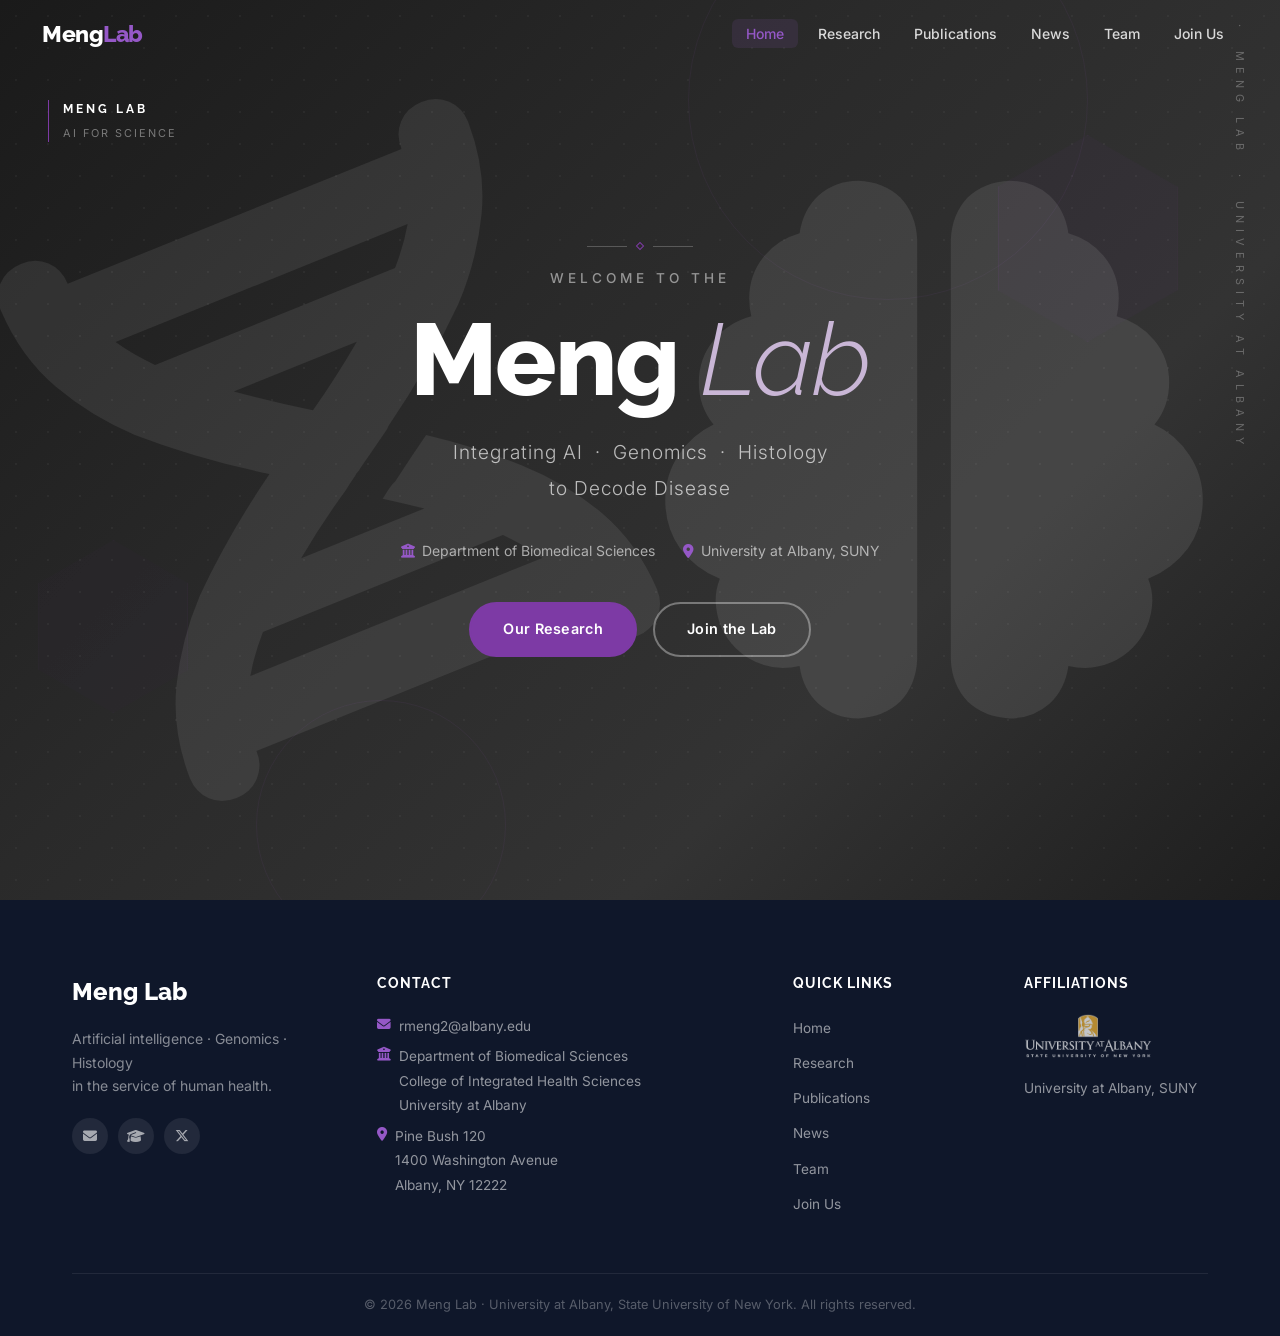
<file: index.html>
<!DOCTYPE html>
<html lang="en">
<head>
    <meta charset="UTF-8">
    <meta name="viewport" content="width=device-width, initial-scale=1.0">
    <title>Meng Lab | University at Albany, SUNY</title>
    <meta name="description" content="Meng Lab: AI-driven computational genomics, histological imaging, and infectious disease biology at UAlbany, SUNY.">
    <link rel="stylesheet" href="css/style.css">
    <link rel="preconnect" href="https://fonts.googleapis.com">
    <link rel="preconnect" href="https://fonts.gstatic.com" crossorigin>
    <link href="https://fonts.googleapis.com/css2?family=Raleway:wght@300;400;500;600;700;800&family=Inter:wght@300;400;500;600&display=swap" rel="stylesheet">
    <link rel="stylesheet" href="https://cdnjs.cloudflare.com/ajax/libs/font-awesome/6.5.0/css/all.min.css">
</head>
<body>

    <!-- NAVBAR (transparent on home, becomes solid on scroll) -->
    <nav class="navbar" id="navbar">
        <div class="nav-container">
            <a href="index.html" class="nav-logo">
                <span class="logo-meng">Meng</span><span class="logo-lab">Lab</span>
            </a>
            <ul class="nav-menu" id="nav-menu">
                <li><a href="index.html"        class="nav-link active">Home</a></li>
                <li><a href="research.html"     class="nav-link">Research</a></li>
                <li><a href="publications.html" class="nav-link">Publications</a></li>
                <li><a href="news.html"         class="nav-link">News</a></li>
                <li><a href="team.html"         class="nav-link">Team</a></li>
                <li><a href="join.html"         class="nav-link">Join Us</a></li>
            </ul>
            <button class="nav-toggle" id="nav-toggle" aria-label="Toggle menu">
                <span></span><span></span><span></span>
            </button>
        </div>
    </nav>

    <!-- HERO -->
    <section class="hero">
        <div class="hero-bg">
            <div class="hex hex-2"></div>
            <div class="hex hex-3"></div>
            <div class="circle circle-1"></div>
            <div class="circle circle-2"></div>
            <div class="dot-grid"></div>

            <!-- DNA (left, tilted) — Font Awesome fa-dna icon, professionally designed -->
            <i class="fas fa-dna hero-art hero-art-dna" aria-hidden="true"></i>

            <!-- Brain (right) — Font Awesome fa-brain icon, professionally designed -->
            <i class="fas fa-brain hero-art hero-art-brain" aria-hidden="true"></i>
        </div>

        <!-- Editorial corner mark -->
        <div class="hero-mark">
            <span class="hero-mark-no">Meng Lab</span>
            <span class="hero-mark-label">AI for Science</span>
        </div>

        <!-- Vertical wordmark on right edge -->
        <div class="hero-spine">AI for Science &nbsp;·&nbsp; Meng Lab &nbsp;·&nbsp; University at Albany</div>

        <div class="hero-content">
            <div class="hero-eyebrow">
                <span class="hero-eyebrow-line"></span>
                <span class="hero-eyebrow-mark"></span>
                <span class="hero-eyebrow-line"></span>
            </div>
            <p class="hero-welcome">Welcome to the</p>
            <h1 class="hero-title">Meng <span class="hero-title-accent">Lab</span></h1>
            <p class="hero-tagline">Integrating AI &nbsp;·&nbsp; Genomics &nbsp;·&nbsp; Histology<br>to Decode Disease</p>
            <div class="hero-meta">
                <span><i class="fas fa-university"></i> Department of Biomedical Sciences</span>
                <span><i class="fas fa-map-marker-alt"></i> University at Albany, SUNY</span>
            </div>
            <div class="hero-buttons">
                <a href="research.html" class="btn btn-primary">Our Research</a>
                <a href="join.html"     class="btn btn-ghost">Join the Lab</a>
            </div>
        </div>
    </section>

    <!-- FOOTER -->
    <footer class="footer">
        <div class="container">
            <div class="footer-grid">
                <div class="footer-brand">
                    <div class="footer-logo">Meng Lab</div>
                    <p>Artificial intelligence · Genomics · Histology<br>in the service of human health.</p>
                    <div class="footer-social">
                        <a href="mailto:rmeng2@albany.edu"><i class="fas fa-envelope"></i></a>
                        <a href="https://scholar.google.com/citations?view_op=list_works&amp;hl=en&amp;hl=en&amp;user=-INi6s0AAAAJ&amp;sortby=pubdate" target="_blank"><i class="fas fa-graduation-cap"></i></a>
                        <a href="#"><i class="fab fa-x-twitter"></i></a>
                    </div>
                </div>
                <div class="footer-col">
                    <h4>Contact</h4>
                    <p><i class="fas fa-envelope"></i> <a href="mailto:rmeng2@albany.edu">rmeng2@albany.edu</a></p>
                    <p><i class="fas fa-university"></i> Department of Biomedical Sciences<br>College of Integrated Health Sciences<br>University at Albany</p>
                    <p><i class="fas fa-map-marker-alt"></i> Pine Bush 120<br>1400 Washington Avenue<br>Albany, NY 12222</p>
                </div>
                <div class="footer-col">
                    <h4>Quick Links</h4>
                    <ul class="footer-links">
                        <li><a href="index.html">Home</a></li>
                        <li><a href="research.html">Research</a></li>
                        <li><a href="publications.html">Publications</a></li>
                        <li><a href="news.html">News</a></li>
                        <li><a href="team.html">Team</a></li>
                        <li><a href="join.html">Join Us</a></li>
                    </ul>
                </div>
                <div class="footer-col">
                    <h4>Affiliations</h4>
                    <div class="affil-logo-wrap"><a href="https://www.albany.edu" target="_blank"><img src="assets/images/ualbany-logo-white.png" alt="University at Albany, SUNY"></a></div>
                    <ul class="footer-links">
                        <li><a href="https://www.albany.edu" target="_blank">University at Albany, SUNY</a></li>
                    </ul>
                </div>
            </div>
            <div class="footer-bottom">
                <p>&copy; 2026 Meng Lab · University at Albany, State University of New York. All rights reserved.</p>
            </div>
        </div>
    </footer>

    <button id="back-to-top" class="back-to-top" aria-label="Back to top">
        <i class="fas fa-chevron-up"></i>
    </button>

    <script src="js/main.js"></script>
</body>
</html>
</file>
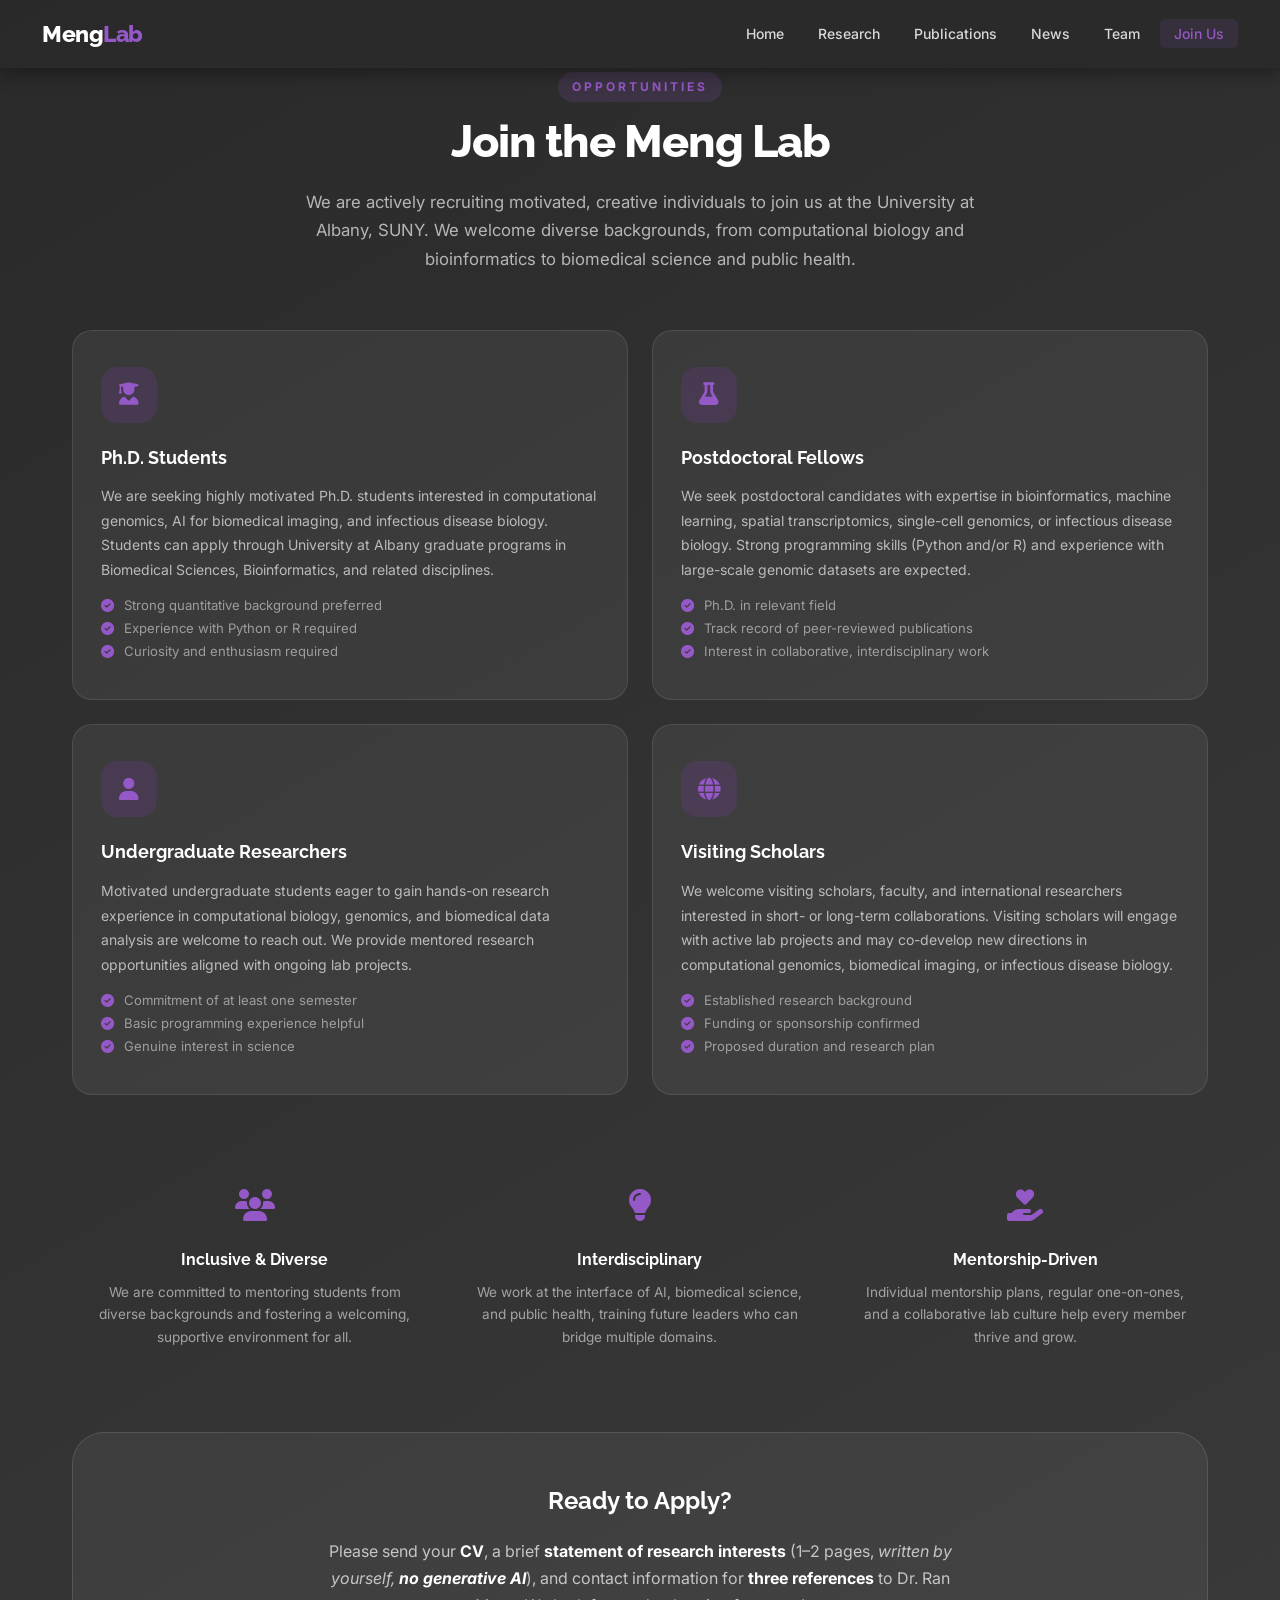
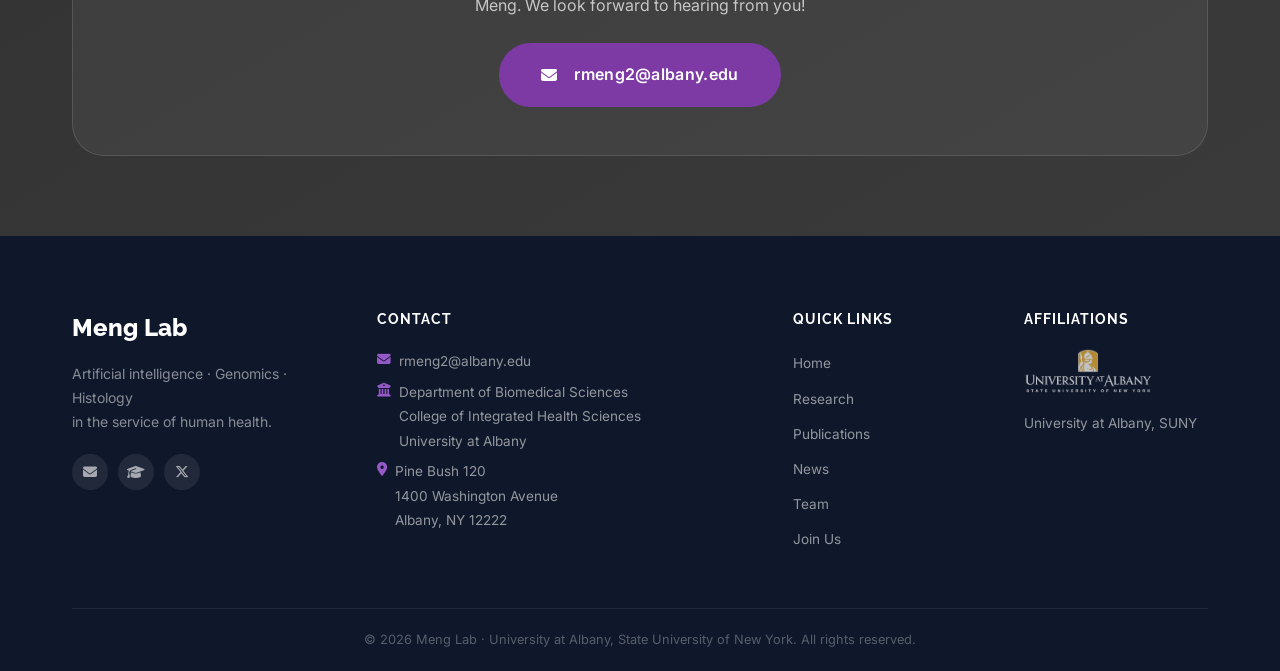
<file: join.html>
<!DOCTYPE html>
<html lang="en">
<head>
    <meta charset="UTF-8">
    <meta name="viewport" content="width=device-width, initial-scale=1.0">
    <title>Join Us | Meng Lab</title>
    <link rel="stylesheet" href="css/style.css">
    <link rel="preconnect" href="https://fonts.googleapis.com">
    <link rel="preconnect" href="https://fonts.gstatic.com" crossorigin>
    <link href="https://fonts.googleapis.com/css2?family=Raleway:wght@300;400;500;600;700;800&family=Inter:wght@300;400;500;600&display=swap" rel="stylesheet">
    <link rel="stylesheet" href="https://cdnjs.cloudflare.com/ajax/libs/font-awesome/6.5.0/css/all.min.css">
</head>
<body>

    <nav class="navbar navbar-solid" id="navbar">
        <div class="nav-container">
            <a href="index.html" class="nav-logo">
                <span class="logo-meng">Meng</span><span class="logo-lab">Lab</span>
            </a>
            <ul class="nav-menu" id="nav-menu">
                <li><a href="index.html"        class="nav-link">Home</a></li>
                <li><a href="research.html"     class="nav-link">Research</a></li>
                <li><a href="publications.html" class="nav-link">Publications</a></li>
                <li><a href="news.html"         class="nav-link">News</a></li>
                <li><a href="team.html"         class="nav-link">Team</a></li>
                <li><a href="join.html"         class="nav-link active">Join Us</a></li>
            </ul>
            <button class="nav-toggle" id="nav-toggle" aria-label="Toggle menu">
                <span></span><span></span><span></span>
            </button>
        </div>
    </nav>

    <div class="main-content">
    <div class="join-page-wrap">
        <div class="container">

            <div class="section-header" style="margin-bottom:56px;">
                <div class="section-tag">Opportunities</div>
                <h2 class="section-title">Join the Meng Lab</h2>
                <p class="section-subtitle">
                    We are actively recruiting motivated, creative individuals to join us at the University at Albany, SUNY. We welcome diverse backgrounds, from computational biology and bioinformatics to biomedical science and public health.
                </p>
            </div>

            <!-- Position cards -->
            <div class="join-grid">

                <div class="join-card">
                    <div class="join-icon"><i class="fas fa-user-graduate"></i></div>
                    <h3>Ph.D. Students</h3>
                    <p>
                        We are seeking highly motivated Ph.D. students interested in computational genomics, AI for biomedical imaging, and infectious disease biology. Students can apply through University at Albany graduate programs in Biomedical Sciences, Bioinformatics, and related disciplines.
                    </p>
                    <p style="color:rgba(255,255,255,.5);font-size:.82rem;margin-top:12px;">
                        <i class="fas fa-check-circle" style="color:var(--teal-light);margin-right:6px;"></i> Strong quantitative background preferred<br>
                        <i class="fas fa-check-circle" style="color:var(--teal-light);margin-right:6px;"></i> Experience with Python or R required<br>
                        <i class="fas fa-check-circle" style="color:var(--teal-light);margin-right:6px;"></i> Curiosity and enthusiasm required
                    </p>
                </div>

                <div class="join-card">
                    <div class="join-icon"><i class="fas fa-flask"></i></div>
                    <h3>Postdoctoral Fellows</h3>
                    <p>
                        We seek postdoctoral candidates with expertise in bioinformatics, machine learning, spatial transcriptomics, single-cell genomics, or infectious disease biology. Strong programming skills (Python and/or R) and experience with large-scale genomic datasets are expected.
                    </p>
                    <p style="color:rgba(255,255,255,.5);font-size:.82rem;margin-top:12px;">
                        <i class="fas fa-check-circle" style="color:var(--teal-light);margin-right:6px;"></i> Ph.D. in relevant field<br>
                        <i class="fas fa-check-circle" style="color:var(--teal-light);margin-right:6px;"></i> Track record of peer-reviewed publications<br>
                        <i class="fas fa-check-circle" style="color:var(--teal-light);margin-right:6px;"></i> Interest in collaborative, interdisciplinary work
                    </p>
                </div>

                <div class="join-card">
                    <div class="join-icon"><i class="fas fa-user"></i></div>
                    <h3>Undergraduate Researchers</h3>
                    <p>
                        Motivated undergraduate students eager to gain hands-on research experience in computational biology, genomics, and biomedical data analysis are welcome to reach out. We provide mentored research opportunities aligned with ongoing lab projects.
                    </p>
                    <p style="color:rgba(255,255,255,.5);font-size:.82rem;margin-top:12px;">
                        <i class="fas fa-check-circle" style="color:var(--teal-light);margin-right:6px;"></i> Commitment of at least one semester<br>
                        <i class="fas fa-check-circle" style="color:var(--teal-light);margin-right:6px;"></i> Basic programming experience helpful<br>
                        <i class="fas fa-check-circle" style="color:var(--teal-light);margin-right:6px;"></i> Genuine interest in science
                    </p>
                </div>

                <div class="join-card">
                    <div class="join-icon"><i class="fas fa-globe"></i></div>
                    <h3>Visiting Scholars</h3>
                    <p>
                        We welcome visiting scholars, faculty, and international researchers interested in short- or long-term collaborations. Visiting scholars will engage with active lab projects and may co-develop new directions in computational genomics, biomedical imaging, or infectious disease biology.
                    </p>
                    <p style="color:rgba(255,255,255,.5);font-size:.82rem;margin-top:12px;">
                        <i class="fas fa-check-circle" style="color:var(--teal-light);margin-right:6px;"></i> Established research background<br>
                        <i class="fas fa-check-circle" style="color:var(--teal-light);margin-right:6px;"></i> Funding or sponsorship confirmed<br>
                        <i class="fas fa-check-circle" style="color:var(--teal-light);margin-right:6px;"></i> Proposed duration and research plan
                    </p>
                </div>

            </div>

            <!-- Values section -->
            <div style="display:grid;grid-template-columns:repeat(3,1fr);gap:20px;margin:48px 0;">
                <div style="text-align:center;padding:28px 20px;">
                    <div style="font-size:2rem;color:var(--teal-light);margin-bottom:12px;"><i class="fas fa-users"></i></div>
                    <h4 style="color:var(--white);font-family:var(--font-display);font-size:1rem;margin-bottom:8px;">Inclusive &amp; Diverse</h4>
                    <p style="color:rgba(255,255,255,.55);font-size:.85rem;line-height:1.65;">We are committed to mentoring students from diverse backgrounds and fostering a welcoming, supportive environment for all.</p>
                </div>
                <div style="text-align:center;padding:28px 20px;">
                    <div style="font-size:2rem;color:var(--teal-light);margin-bottom:12px;"><i class="fas fa-lightbulb"></i></div>
                    <h4 style="color:var(--white);font-family:var(--font-display);font-size:1rem;margin-bottom:8px;">Interdisciplinary</h4>
                    <p style="color:rgba(255,255,255,.55);font-size:.85rem;line-height:1.65;">We work at the interface of AI, biomedical science, and public health, training future leaders who can bridge multiple domains.</p>
                </div>
                <div style="text-align:center;padding:28px 20px;">
                    <div style="font-size:2rem;color:var(--teal-light);margin-bottom:12px;"><i class="fas fa-hand-holding-heart"></i></div>
                    <h4 style="color:var(--white);font-family:var(--font-display);font-size:1rem;margin-bottom:8px;">Mentorship-Driven</h4>
                    <p style="color:rgba(255,255,255,.55);font-size:.85rem;line-height:1.65;">Individual mentorship plans, regular one-on-ones, and a collaborative lab culture help every member thrive and grow.</p>
                </div>
            </div>

            <!-- CTA box -->
            <div class="join-cta-box">
                <h3 style="font-family:var(--font-display);font-size:1.5rem;color:var(--white);margin-bottom:16px;">Ready to Apply?</h3>
                <p>
                    Please send your <strong style="color:var(--white);">CV</strong>, a brief <strong style="color:var(--white);">statement of research interests</strong> (1–2 pages, <em>written by yourself, <strong style="color:var(--white);">no generative AI</strong></em>), and contact information for <strong style="color:var(--white);">three references</strong> to Dr. Ran Meng. We look forward to hearing from you!
                </p>
                <a href="mailto:rmeng2@albany.edu" class="btn btn-primary btn-large">
                    <i class="fas fa-envelope"></i>&nbsp; rmeng2@albany.edu
                </a>
            </div>

        </div>
    </div>
    </div><!-- end .main-content -->

    <footer class="footer">
        <div class="container">
            <div class="footer-grid">
                <div class="footer-brand">
                    <div class="footer-logo">Meng Lab</div>
                    <p>Artificial intelligence · Genomics · Histology<br>in the service of human health.</p>
                    <div class="footer-social">
                        <a href="mailto:rmeng2@albany.edu"><i class="fas fa-envelope"></i></a>
                        <a href="https://scholar.google.com/citations?view_op=list_works&amp;hl=en&amp;hl=en&amp;user=-INi6s0AAAAJ&amp;sortby=pubdate" target="_blank"><i class="fas fa-graduation-cap"></i></a>
                        <a href="#"><i class="fab fa-x-twitter"></i></a>
                    </div>
                </div>
                <div class="footer-col">
                    <h4>Contact</h4>
                    <p><i class="fas fa-envelope"></i> <a href="mailto:rmeng2@albany.edu">rmeng2@albany.edu</a></p>
                    <p><i class="fas fa-university"></i> Department of Biomedical Sciences<br>College of Integrated Health Sciences<br>University at Albany</p>
                    <p><i class="fas fa-map-marker-alt"></i> Pine Bush 120<br>1400 Washington Avenue<br>Albany, NY 12222</p>
                </div>
                <div class="footer-col">
                    <h4>Quick Links</h4>
                    <ul class="footer-links">
                        <li><a href="index.html">Home</a></li>
                        <li><a href="research.html">Research</a></li>
                        <li><a href="publications.html">Publications</a></li>
                        <li><a href="news.html">News</a></li>
                        <li><a href="team.html">Team</a></li>
                        <li><a href="join.html">Join Us</a></li>
                    </ul>
                </div>
                <div class="footer-col">
                    <h4>Affiliations</h4>
                    <div class="affil-logo-wrap"><a href="https://www.albany.edu" target="_blank"><img src="assets/images/ualbany-logo-white.png" alt="University at Albany, SUNY"></a></div>
                    <ul class="footer-links">
                        <li><a href="https://www.albany.edu" target="_blank">University at Albany, SUNY</a></li>
                    </ul>
                </div>
            </div>
            <div class="footer-bottom">
                <p>&copy; 2026 Meng Lab · University at Albany, State University of New York. All rights reserved.</p>
            </div>
        </div>
    </footer>
    <button id="back-to-top" class="back-to-top"><i class="fas fa-chevron-up"></i></button>
    <script src="js/main.js"></script>
</body>
</html>
</file>
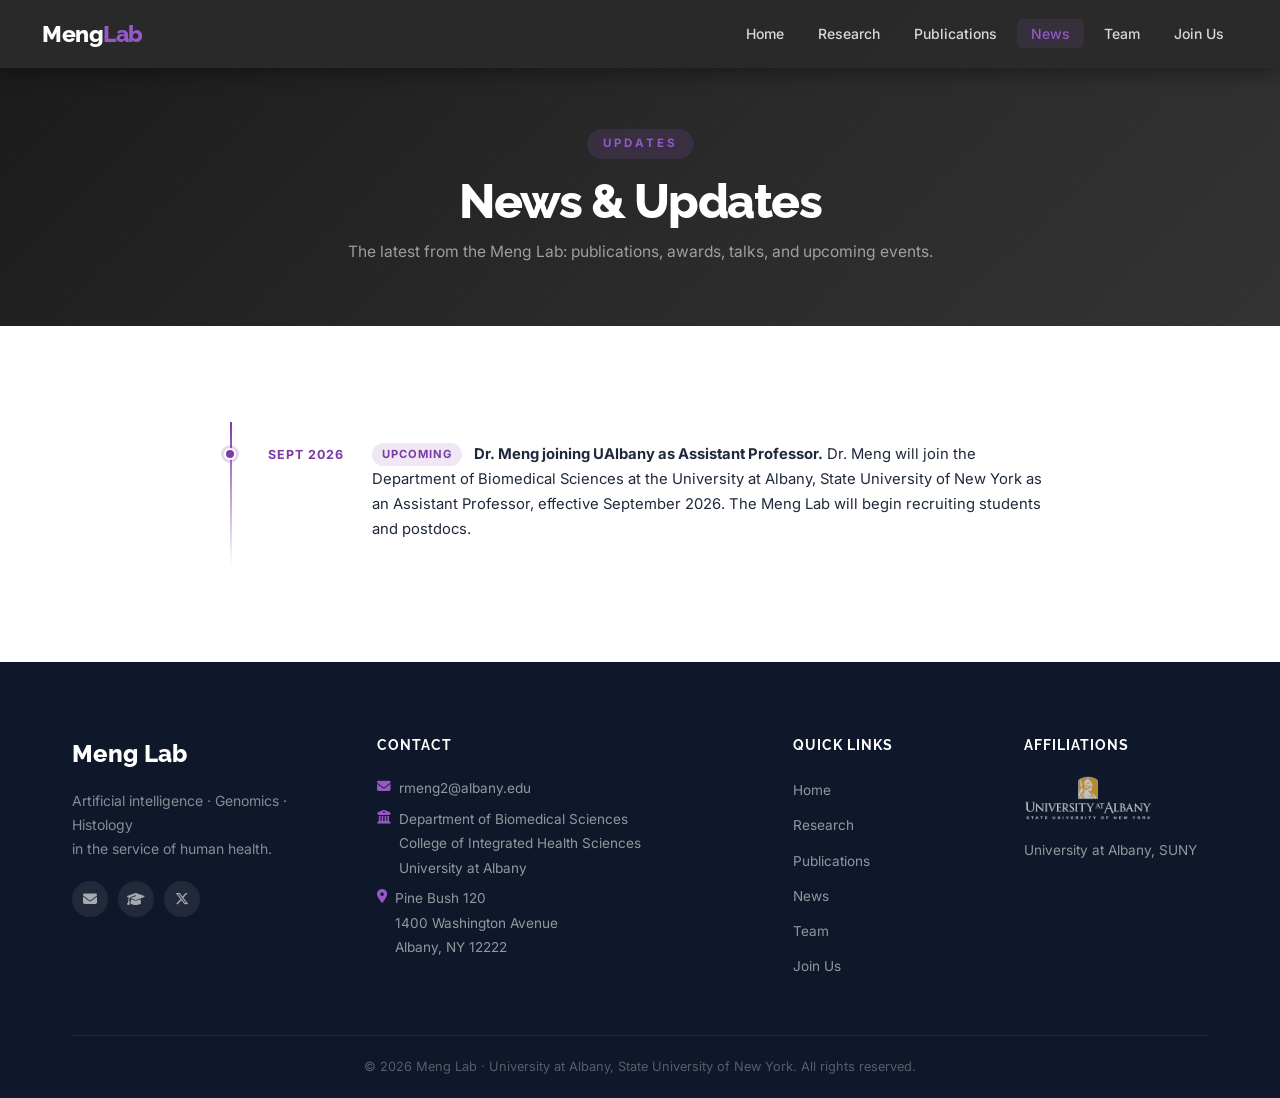
<file: news.html>
<!DOCTYPE html>
<html lang="en">
<head>
    <meta charset="UTF-8">
    <meta name="viewport" content="width=device-width, initial-scale=1.0">
    <title>News | Meng Lab</title>
    <link rel="stylesheet" href="css/style.css">
    <link rel="preconnect" href="https://fonts.googleapis.com">
    <link rel="preconnect" href="https://fonts.gstatic.com" crossorigin>
    <link href="https://fonts.googleapis.com/css2?family=Raleway:wght@300;400;500;600;700;800&family=Inter:wght@300;400;500;600&display=swap" rel="stylesheet">
    <link rel="stylesheet" href="https://cdnjs.cloudflare.com/ajax/libs/font-awesome/6.5.0/css/all.min.css">
</head>
<body>

    <nav class="navbar navbar-solid" id="navbar">
        <div class="nav-container">
            <a href="index.html" class="nav-logo">
                <span class="logo-meng">Meng</span><span class="logo-lab">Lab</span>
            </a>
            <ul class="nav-menu" id="nav-menu">
                <li><a href="index.html"        class="nav-link">Home</a></li>
                <li><a href="research.html"     class="nav-link">Research</a></li>
                <li><a href="publications.html" class="nav-link">Publications</a></li>
                <li><a href="news.html"         class="nav-link active">News</a></li>
                <li><a href="team.html"         class="nav-link">Team</a></li>
                <li><a href="join.html"         class="nav-link">Join Us</a></li>
            </ul>
            <button class="nav-toggle" id="nav-toggle" aria-label="Toggle menu">
                <span></span><span></span><span></span>
            </button>
        </div>
    </nav>

    <div class="page-banner">
        <div class="container">
            <div class="page-banner-inner">
                <div class="page-banner-tag">Updates</div>
                <h1 class="page-banner-title">News &amp; Updates</h1>
                <p class="page-banner-sub">The latest from the Meng Lab: publications, awards, talks, and upcoming events.</p>
            </div>
        </div>
    </div>

    <div class="main-content">
    <section class="section news-section">
        <div class="container">
            <div class="news-timeline">

                <div class="news-item">
                    <div class="news-dot"></div>
                    <div class="news-date">Sept 2026</div>
                    <div class="news-body">
                        <span class="badge badge-new">Upcoming</span>
                        <strong>Dr. Meng joining UAlbany as Assistant Professor.</strong> Dr. Meng will join the Department of Biomedical Sciences at the University at Albany, State University of New York as an Assistant Professor, effective September 2026. The Meng Lab will begin recruiting students and postdocs.
                    </div>
                </div>

            </div>
        </div>
    </section>
    </div>

    <footer class="footer">
        <div class="container">
            <div class="footer-grid">
                <div class="footer-brand">
                    <div class="footer-logo">Meng Lab</div>
                    <p>Artificial intelligence · Genomics · Histology<br>in the service of human health.</p>
                    <div class="footer-social">
                        <a href="mailto:rmeng2@albany.edu"><i class="fas fa-envelope"></i></a>
                        <a href="https://scholar.google.com/citations?view_op=list_works&amp;hl=en&amp;hl=en&amp;user=-INi6s0AAAAJ&amp;sortby=pubdate" target="_blank"><i class="fas fa-graduation-cap"></i></a>
                        <a href="#"><i class="fab fa-x-twitter"></i></a>
                    </div>
                </div>
                <div class="footer-col">
                    <h4>Contact</h4>
                    <p><i class="fas fa-envelope"></i> <a href="mailto:rmeng2@albany.edu">rmeng2@albany.edu</a></p>
                    <p><i class="fas fa-university"></i> Department of Biomedical Sciences<br>College of Integrated Health Sciences<br>University at Albany</p>
                    <p><i class="fas fa-map-marker-alt"></i> Pine Bush 120<br>1400 Washington Avenue<br>Albany, NY 12222</p>
                </div>
                <div class="footer-col">
                    <h4>Quick Links</h4>
                    <ul class="footer-links">
                        <li><a href="index.html">Home</a></li>
                        <li><a href="research.html">Research</a></li>
                        <li><a href="publications.html">Publications</a></li>
                        <li><a href="news.html">News</a></li>
                        <li><a href="team.html">Team</a></li>
                        <li><a href="join.html">Join Us</a></li>
                    </ul>
                </div>
                <div class="footer-col">
                    <h4>Affiliations</h4>
                    <div class="affil-logo-wrap"><a href="https://www.albany.edu" target="_blank"><img src="assets/images/ualbany-logo-white.png" alt="University at Albany, SUNY"></a></div>
                    <ul class="footer-links">
                        <li><a href="https://www.albany.edu" target="_blank">University at Albany, SUNY</a></li>
                    </ul>
                </div>
            </div>
            <div class="footer-bottom">
                <p>&copy; 2026 Meng Lab · University at Albany, State University of New York. All rights reserved.</p>
            </div>
        </div>
    </footer>
    <button id="back-to-top" class="back-to-top"><i class="fas fa-chevron-up"></i></button>
    <script src="js/main.js"></script>
</body>
</html>
</file>
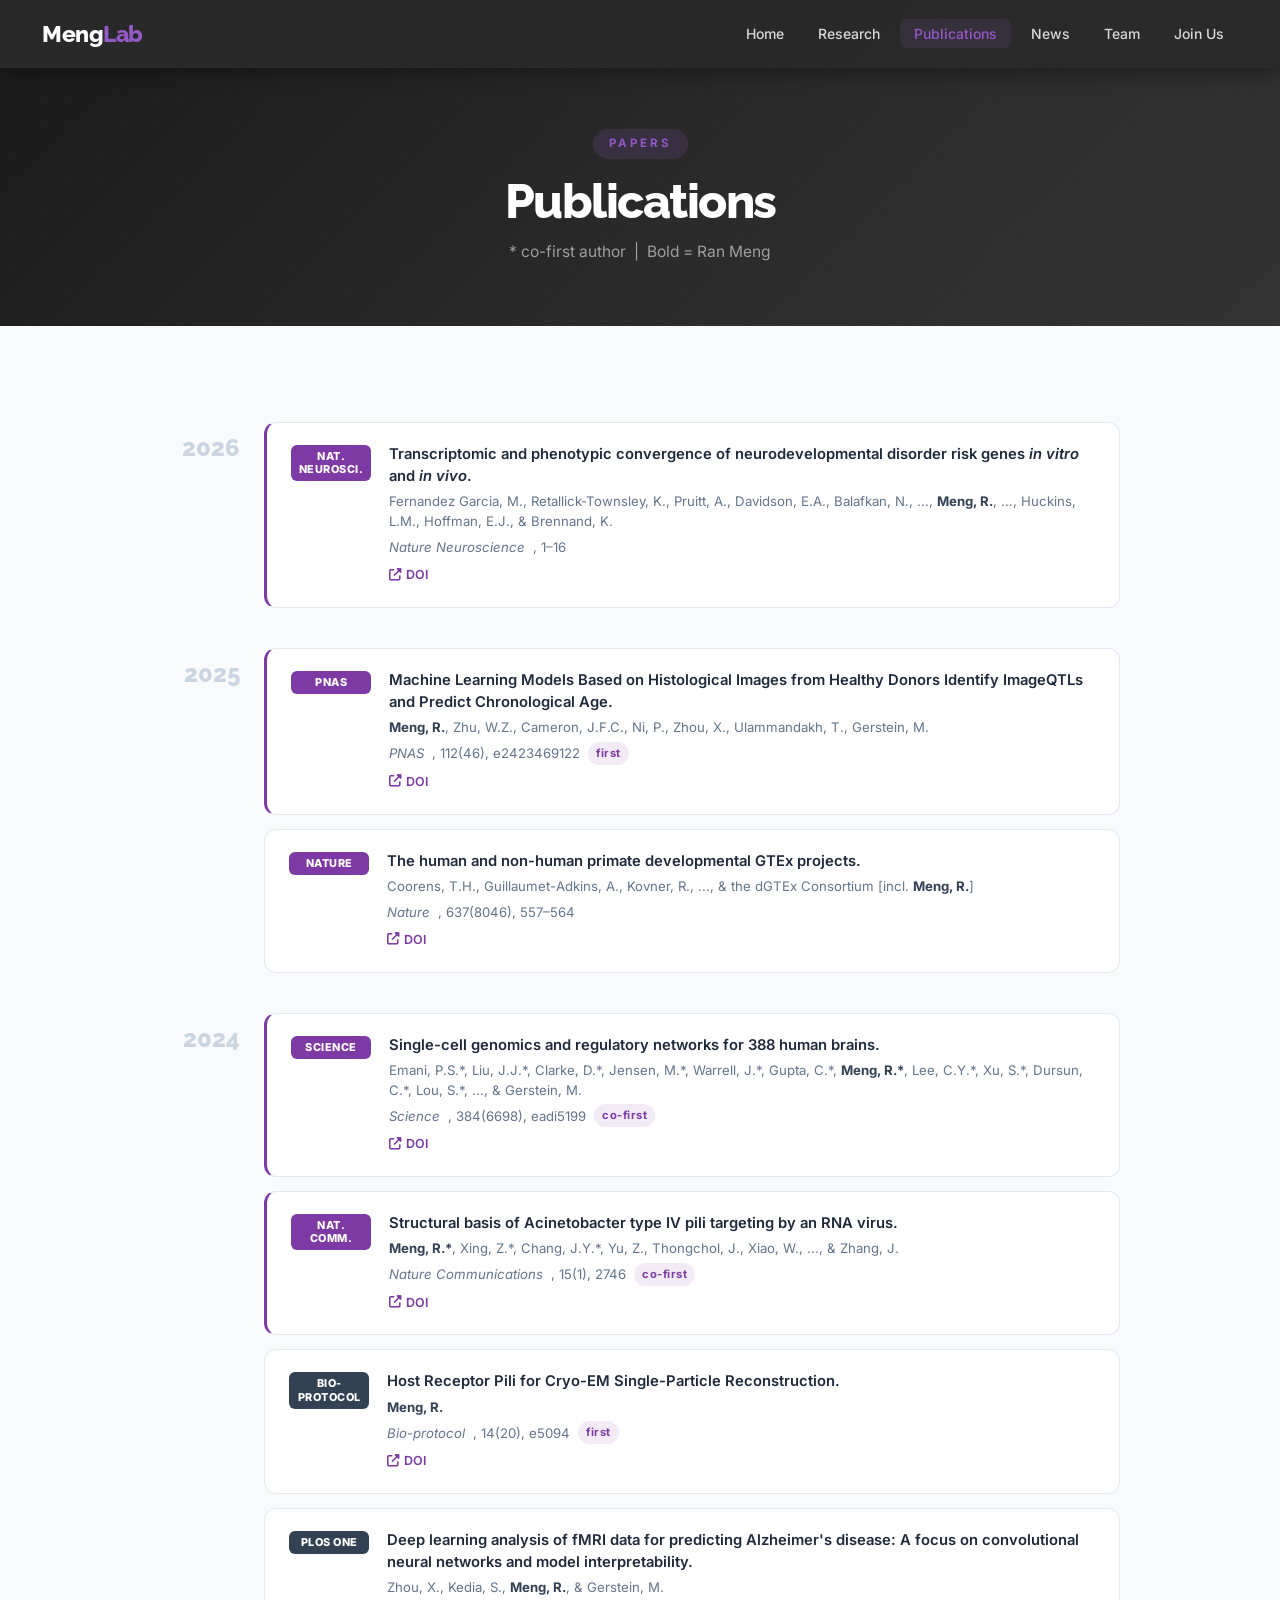
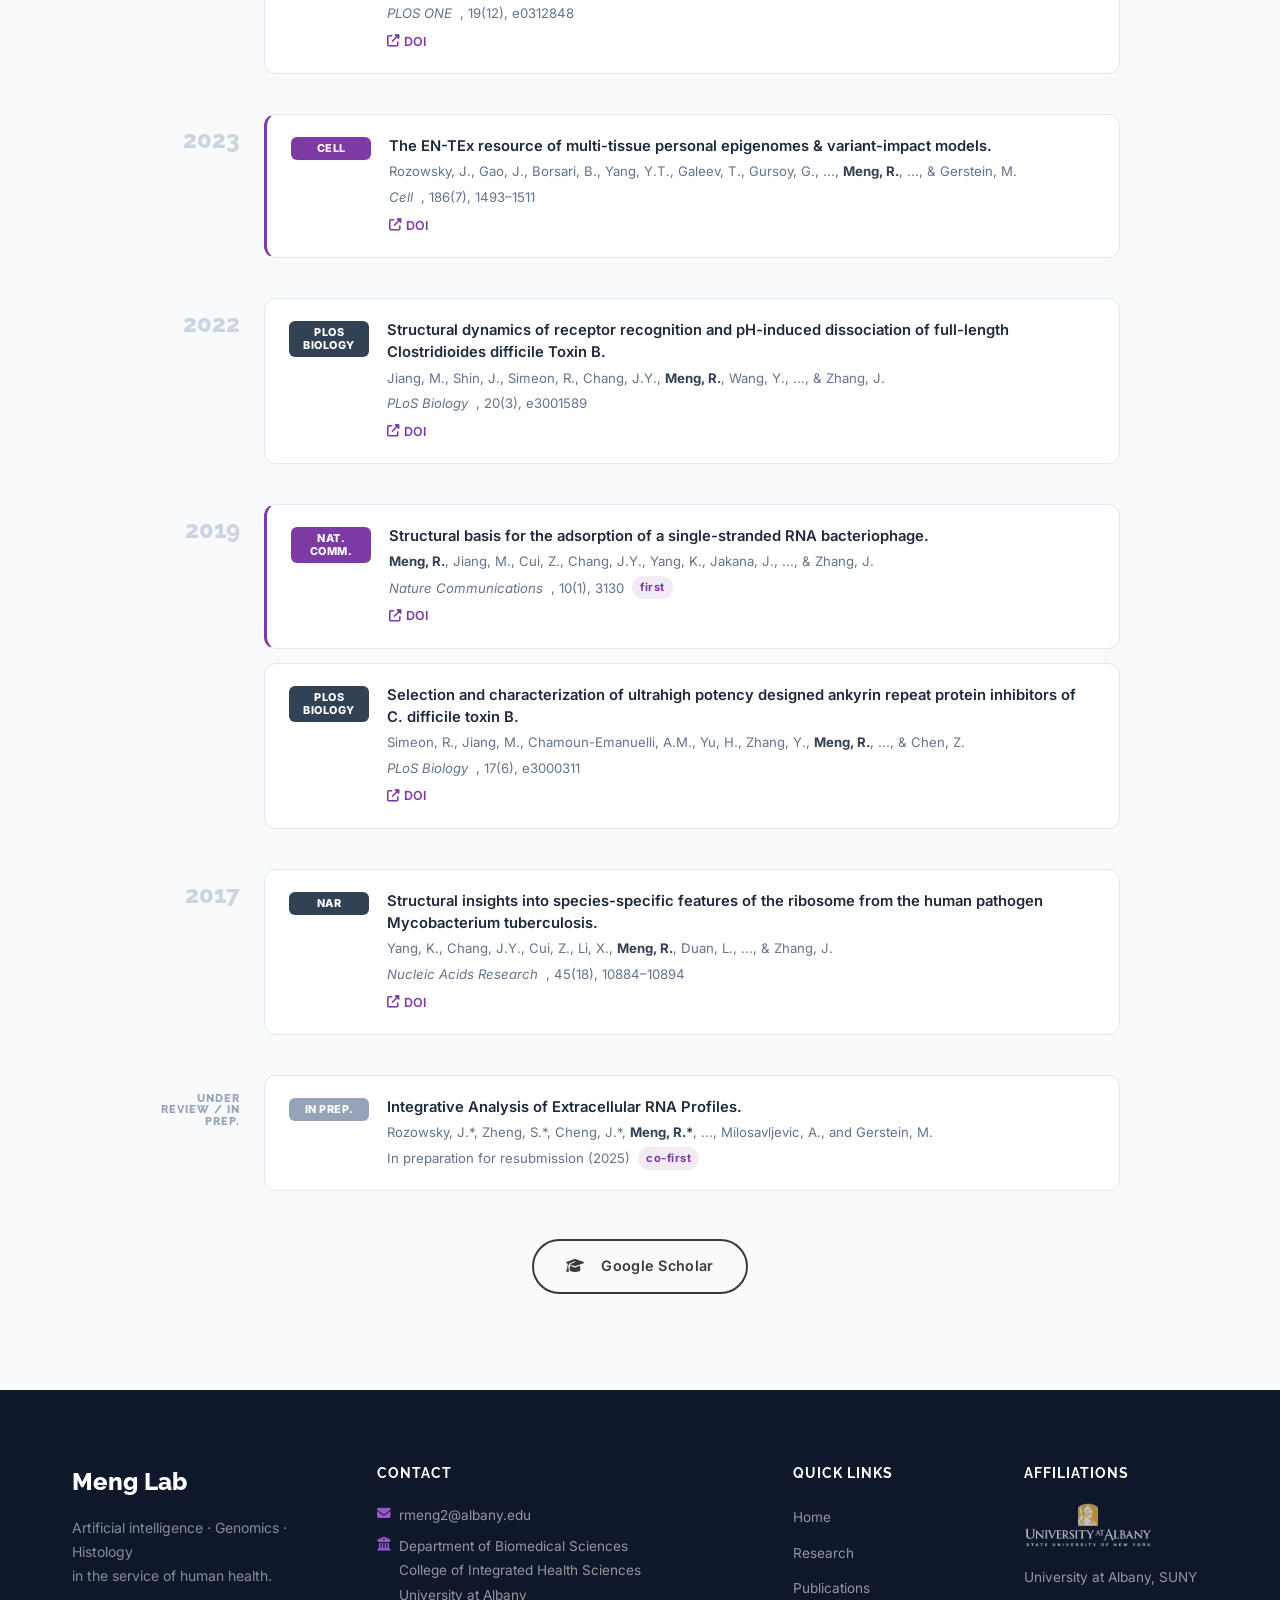
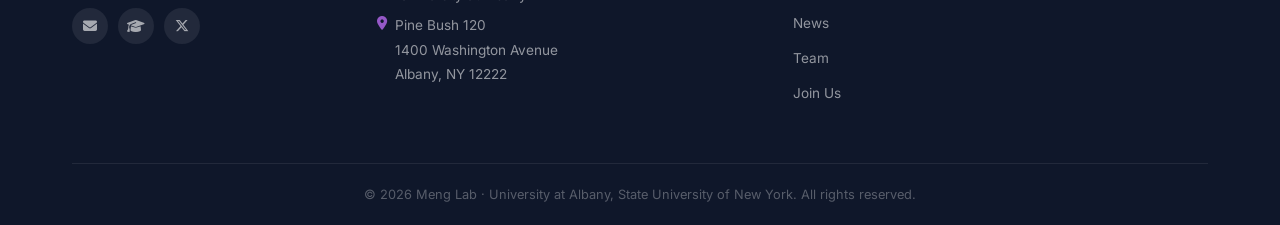
<file: publications.html>
<!DOCTYPE html>
<html lang="en">
<head>
    <meta charset="UTF-8">
    <meta name="viewport" content="width=device-width, initial-scale=1.0">
    <title>Publications | Meng Lab</title>
    <link rel="stylesheet" href="css/style.css">
    <link rel="preconnect" href="https://fonts.googleapis.com">
    <link rel="preconnect" href="https://fonts.gstatic.com" crossorigin>
    <link href="https://fonts.googleapis.com/css2?family=Raleway:wght@300;400;500;600;700;800&family=Inter:wght@300;400;500;600&display=swap" rel="stylesheet">
    <link rel="stylesheet" href="https://cdnjs.cloudflare.com/ajax/libs/font-awesome/6.5.0/css/all.min.css">
</head>
<body>

    <nav class="navbar navbar-solid" id="navbar">
        <div class="nav-container">
            <a href="index.html" class="nav-logo">
                <span class="logo-meng">Meng</span><span class="logo-lab">Lab</span>
            </a>
            <ul class="nav-menu" id="nav-menu">
                <li><a href="index.html"        class="nav-link">Home</a></li>
                <li><a href="research.html"     class="nav-link">Research</a></li>
                <li><a href="publications.html" class="nav-link active">Publications</a></li>
                <li><a href="news.html"         class="nav-link">News</a></li>
                <li><a href="team.html"         class="nav-link">Team</a></li>
                <li><a href="join.html"         class="nav-link">Join Us</a></li>
            </ul>
            <button class="nav-toggle" id="nav-toggle" aria-label="Toggle menu">
                <span></span><span></span><span></span>
            </button>
        </div>
    </nav>

    <div class="page-banner">
        <div class="container">
            <div class="page-banner-inner">
                <div class="page-banner-tag">Papers</div>
                <h1 class="page-banner-title">Publications</h1>
                <p class="page-banner-sub">* co-first author &nbsp;|&nbsp; Bold = Ran Meng</p>
            </div>
        </div>
    </div>

    <div class="main-content">
    <section class="section publications-section">
        <div class="container">
            <div class="pub-list">

                <!-- 2026 -->
                <div class="pub-year-block">
                    <div class="pub-year-label">2026</div>
                    <div class="pub-year-items">

                        <div class="pub-item pub-featured">
                            <div class="pub-badge badge-nature">Nat. Neurosci.</div>
                            <div class="pub-content">
                                <p class="pub-title">Transcriptomic and phenotypic convergence of neurodevelopmental disorder risk genes <em>in vitro</em> and <em>in vivo</em>.</p>
                                <p class="pub-authors">Fernandez Garcia, M., Retallick-Townsley, K., Pruitt, A., Davidson, E.A., Balafkan, N., ..., <strong>Meng, R.</strong>, ..., Huckins, L.M., Hoffman, E.J., &amp; Brennand, K.</p>
                                <p class="pub-journal"><em>Nature Neuroscience</em>, 1–16</p>
                                <a href="#" class="pub-doi" target="_blank"><i class="fas fa-external-link-alt"></i> DOI</a>
                            </div>
                        </div>

                    </div>
                </div>

                <!-- 2025 -->
                <div class="pub-year-block">
                    <div class="pub-year-label">2025</div>
                    <div class="pub-year-items">

                        <div class="pub-item pub-featured">
                            <div class="pub-badge badge-pnas">PNAS</div>
                            <div class="pub-content">
                                <p class="pub-title">Machine Learning Models Based on Histological Images from Healthy Donors Identify ImageQTLs and Predict Chronological Age.</p>
                                <p class="pub-authors"><strong>Meng, R.</strong>, Zhu, W.Z., Cameron, J.F.C., Ni, P., Zhou, X., Ulammandakh, T., Gerstein, M.</p>
                                <p class="pub-journal"><em>PNAS</em>, 112(46), e2423469122 <span class="first-author-label">first</span></p>
                                <a href="https://doi.org/10.1073/pnas.2423469122" class="pub-doi" target="_blank"><i class="fas fa-external-link-alt"></i> DOI</a>
                            </div>
                        </div>

                        <div class="pub-item">
                            <div class="pub-badge badge-nature">Nature</div>
                            <div class="pub-content">
                                <p class="pub-title">The human and non-human primate developmental GTEx projects.</p>
                                <p class="pub-authors">Coorens, T.H., Guillaumet-Adkins, A., Kovner, R., ..., &amp; the dGTEx Consortium [incl. <strong>Meng, R.</strong>]</p>
                                <p class="pub-journal"><em>Nature</em>, 637(8046), 557–564</p>
                                <a href="#" class="pub-doi" target="_blank"><i class="fas fa-external-link-alt"></i> DOI</a>
                            </div>
                        </div>

                    </div>
                </div>

                <!-- 2024 -->
                <div class="pub-year-block">
                    <div class="pub-year-label">2024</div>
                    <div class="pub-year-items">

                        <div class="pub-item pub-featured">
                            <div class="pub-badge badge-science">Science</div>
                            <div class="pub-content">
                                <p class="pub-title">Single-cell genomics and regulatory networks for 388 human brains.</p>
                                <p class="pub-authors">Emani, P.S.*, Liu, J.J.*, Clarke, D.*, Jensen, M.*, Warrell, J.*, Gupta, C.*, <strong>Meng, R.*</strong>, Lee, C.Y.*, Xu, S.*, Dursun, C.*, Lou, S.*, ..., &amp; Gerstein, M.</p>
                                <p class="pub-journal"><em>Science</em>, 384(6698), eadi5199 <span class="co-first-label">co-first</span></p>
                                <a href="https://doi.org/10.1126/science.adi5199" class="pub-doi" target="_blank"><i class="fas fa-external-link-alt"></i> DOI</a>
                            </div>
                        </div>

                        <div class="pub-item pub-featured">
                            <div class="pub-badge badge-natcomm">Nat. Comm.</div>
                            <div class="pub-content">
                                <p class="pub-title">Structural basis of Acinetobacter type IV pili targeting by an RNA virus.</p>
                                <p class="pub-authors"><strong>Meng, R.*</strong>, Xing, Z.*, Chang, J.Y.*, Yu, Z., Thongchol, J., Xiao, W., ..., &amp; Zhang, J.</p>
                                <p class="pub-journal"><em>Nature Communications</em>, 15(1), 2746 <span class="co-first-label">co-first</span></p>
                                <a href="#" class="pub-doi" target="_blank"><i class="fas fa-external-link-alt"></i> DOI</a>
                            </div>
                        </div>

                        <div class="pub-item">
                            <div class="pub-badge badge-bioprot">Bio-protocol</div>
                            <div class="pub-content">
                                <p class="pub-title">Host Receptor Pili for Cryo-EM Single-Particle Reconstruction.</p>
                                <p class="pub-authors"><strong>Meng, R.</strong></p>
                                <p class="pub-journal"><em>Bio-protocol</em>, 14(20), e5094 <span class="first-author-label">first</span></p>
                                <a href="https://doi.org/10.21769/BioProtoc.5094" class="pub-doi" target="_blank"><i class="fas fa-external-link-alt"></i> DOI</a>
                            </div>
                        </div>

                        <div class="pub-item">
                            <div class="pub-badge badge-plos">PLoS ONE</div>
                            <div class="pub-content">
                                <p class="pub-title">Deep learning analysis of fMRI data for predicting Alzheimer's disease: A focus on convolutional neural networks and model interpretability.</p>
                                <p class="pub-authors">Zhou, X., Kedia, S., <strong>Meng, R.</strong>, &amp; Gerstein, M.</p>
                                <p class="pub-journal"><em>PLOS ONE</em>, 19(12), e0312848</p>
                                <a href="https://doi.org/10.1371/journal.pone.0312848" class="pub-doi" target="_blank"><i class="fas fa-external-link-alt"></i> DOI</a>
                            </div>
                        </div>

                    </div>
                </div>

                <!-- 2023 -->
                <div class="pub-year-block">
                    <div class="pub-year-label">2023</div>
                    <div class="pub-year-items">

                        <div class="pub-item pub-featured">
                            <div class="pub-badge badge-cell">Cell</div>
                            <div class="pub-content">
                                <p class="pub-title">The EN-TEx resource of multi-tissue personal epigenomes &amp; variant-impact models.</p>
                                <p class="pub-authors">Rozowsky, J., Gao, J., Borsari, B., Yang, Y.T., Galeev, T., Gursoy, G., ..., <strong>Meng, R.</strong>, ..., &amp; Gerstein, M.</p>
                                <p class="pub-journal"><em>Cell</em>, 186(7), 1493–1511</p>
                                <a href="#" class="pub-doi" target="_blank"><i class="fas fa-external-link-alt"></i> DOI</a>
                            </div>
                        </div>

                    </div>
                </div>

                <!-- 2022 -->
                <div class="pub-year-block">
                    <div class="pub-year-label">2022</div>
                    <div class="pub-year-items">

                        <div class="pub-item">
                            <div class="pub-badge badge-plos">PLoS Biology</div>
                            <div class="pub-content">
                                <p class="pub-title">Structural dynamics of receptor recognition and pH-induced dissociation of full-length Clostridioides difficile Toxin B.</p>
                                <p class="pub-authors">Jiang, M., Shin, J., Simeon, R., Chang, J.Y., <strong>Meng, R.</strong>, Wang, Y., ..., &amp; Zhang, J.</p>
                                <p class="pub-journal"><em>PLoS Biology</em>, 20(3), e3001589</p>
                                <a href="https://doi.org/10.1371/journal.pbio.3001589" class="pub-doi" target="_blank"><i class="fas fa-external-link-alt"></i> DOI</a>
                            </div>
                        </div>

                    </div>
                </div>

                <!-- 2019 -->
                <div class="pub-year-block">
                    <div class="pub-year-label">2019</div>
                    <div class="pub-year-items">

                        <div class="pub-item pub-featured">
                            <div class="pub-badge badge-natcomm">Nat. Comm.</div>
                            <div class="pub-content">
                                <p class="pub-title">Structural basis for the adsorption of a single-stranded RNA bacteriophage.</p>
                                <p class="pub-authors"><strong>Meng, R.</strong>, Jiang, M., Cui, Z., Chang, J.Y., Yang, K., Jakana, J., ..., &amp; Zhang, J.</p>
                                <p class="pub-journal"><em>Nature Communications</em>, 10(1), 3130 <span class="first-author-label">first</span></p>
                                <a href="#" class="pub-doi" target="_blank"><i class="fas fa-external-link-alt"></i> DOI</a>
                            </div>
                        </div>

                        <div class="pub-item">
                            <div class="pub-badge badge-plos">PLoS Biology</div>
                            <div class="pub-content">
                                <p class="pub-title">Selection and characterization of ultrahigh potency designed ankyrin repeat protein inhibitors of C. difficile toxin B.</p>
                                <p class="pub-authors">Simeon, R., Jiang, M., Chamoun-Emanuelli, A.M., Yu, H., Zhang, Y., <strong>Meng, R.</strong>, ..., &amp; Chen, Z.</p>
                                <p class="pub-journal"><em>PLoS Biology</em>, 17(6), e3000311</p>
                                <a href="https://doi.org/10.1371/journal.pbio.3000311" class="pub-doi" target="_blank"><i class="fas fa-external-link-alt"></i> DOI</a>
                            </div>
                        </div>

                    </div>
                </div>

                <!-- 2017 -->
                <div class="pub-year-block">
                    <div class="pub-year-label">2017</div>
                    <div class="pub-year-items">

                        <div class="pub-item">
                            <div class="pub-badge badge-bioprot">NAR</div>
                            <div class="pub-content">
                                <p class="pub-title">Structural insights into species-specific features of the ribosome from the human pathogen Mycobacterium tuberculosis.</p>
                                <p class="pub-authors">Yang, K., Chang, J.Y., Cui, Z., Li, X., <strong>Meng, R.</strong>, Duan, L., ..., &amp; Zhang, J.</p>
                                <p class="pub-journal"><em>Nucleic Acids Research</em>, 45(18), 10884–10894</p>
                                <a href="#" class="pub-doi" target="_blank"><i class="fas fa-external-link-alt"></i> DOI</a>
                            </div>
                        </div>

                    </div>
                </div>

                <!-- Under Review -->
                <div class="pub-year-block">
                    <div class="pub-year-label pub-year-review">Under Review / In Prep.</div>
                    <div class="pub-year-items">

                        <div class="pub-item">
                            <div class="pub-badge badge-review">In Prep.</div>
                            <div class="pub-content">
                                <p class="pub-title">Integrative Analysis of Extracellular RNA Profiles.</p>
                                <p class="pub-authors">Rozowsky, J.*, Zheng, S.*, Cheng, J.*, <strong>Meng, R.*</strong>, ..., Milosavljevic, A., and Gerstein, M.</p>
                                <p class="pub-journal">In preparation for resubmission (2025) <span class="co-first-label">co-first</span></p>
                            </div>
                        </div>
                        <!-- In prep. — no DOI yet -->

                    </div>
                </div>

            </div><!-- end pub-list -->

            <div class="pub-footer">
                <a href="https://scholar.google.com/citations?view_op=list_works&amp;hl=en&amp;hl=en&amp;user=-INi6s0AAAAJ&amp;sortby=pubdate" class="btn btn-outline" target="_blank">
                    <i class="fas fa-graduation-cap"></i>&nbsp; Google Scholar
                </a>
            </div>
        </div>
    </section>
    </div>

    <footer class="footer">
        <div class="container">
            <div class="footer-grid">
                <div class="footer-brand">
                    <div class="footer-logo">Meng Lab</div>
                    <p>Artificial intelligence · Genomics · Histology<br>in the service of human health.</p>
                    <div class="footer-social">
                        <a href="mailto:rmeng2@albany.edu"><i class="fas fa-envelope"></i></a>
                        <a href="https://scholar.google.com/citations?view_op=list_works&amp;hl=en&amp;hl=en&amp;user=-INi6s0AAAAJ&amp;sortby=pubdate" target="_blank"><i class="fas fa-graduation-cap"></i></a>
                        <a href="#"><i class="fab fa-x-twitter"></i></a>
                    </div>
                </div>
                <div class="footer-col">
                    <h4>Contact</h4>
                    <p><i class="fas fa-envelope"></i> <a href="mailto:rmeng2@albany.edu">rmeng2@albany.edu</a></p>
                    <p><i class="fas fa-university"></i> Department of Biomedical Sciences<br>College of Integrated Health Sciences<br>University at Albany</p>
                    <p><i class="fas fa-map-marker-alt"></i> Pine Bush 120<br>1400 Washington Avenue<br>Albany, NY 12222</p>
                </div>
                <div class="footer-col">
                    <h4>Quick Links</h4>
                    <ul class="footer-links">
                        <li><a href="index.html">Home</a></li>
                        <li><a href="research.html">Research</a></li>
                        <li><a href="publications.html">Publications</a></li>
                        <li><a href="news.html">News</a></li>
                        <li><a href="team.html">Team</a></li>
                        <li><a href="join.html">Join Us</a></li>
                    </ul>
                </div>
                <div class="footer-col">
                    <h4>Affiliations</h4>
                    <div class="affil-logo-wrap"><a href="https://www.albany.edu" target="_blank"><img src="assets/images/ualbany-logo-white.png" alt="University at Albany, SUNY"></a></div>
                    <ul class="footer-links">
                        <li><a href="https://www.albany.edu" target="_blank">University at Albany, SUNY</a></li>
                    </ul>
                </div>
            </div>
            <div class="footer-bottom">
                <p>&copy; 2026 Meng Lab · University at Albany, State University of New York. All rights reserved.</p>
            </div>
        </div>
    </footer>
    <button id="back-to-top" class="back-to-top"><i class="fas fa-chevron-up"></i></button>
    <script src="js/main.js"></script>
</body>
</html>
</file>
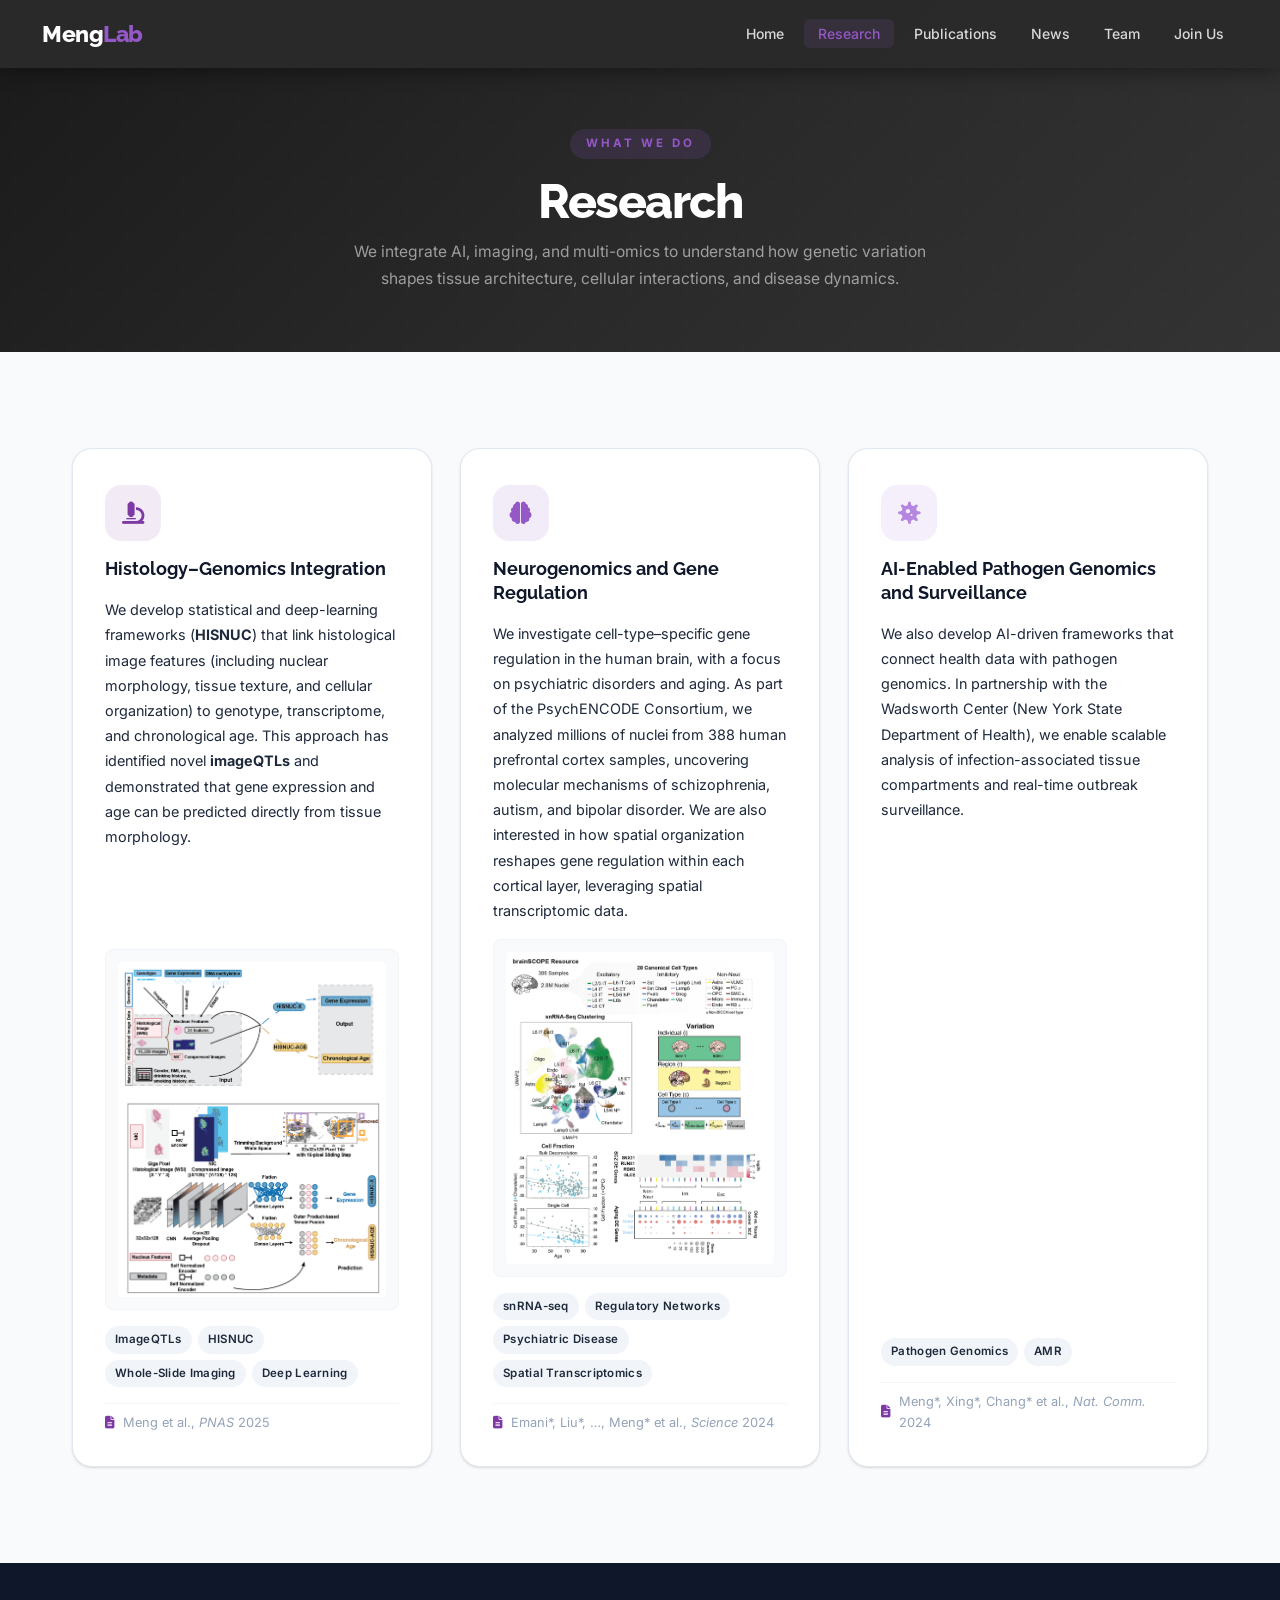
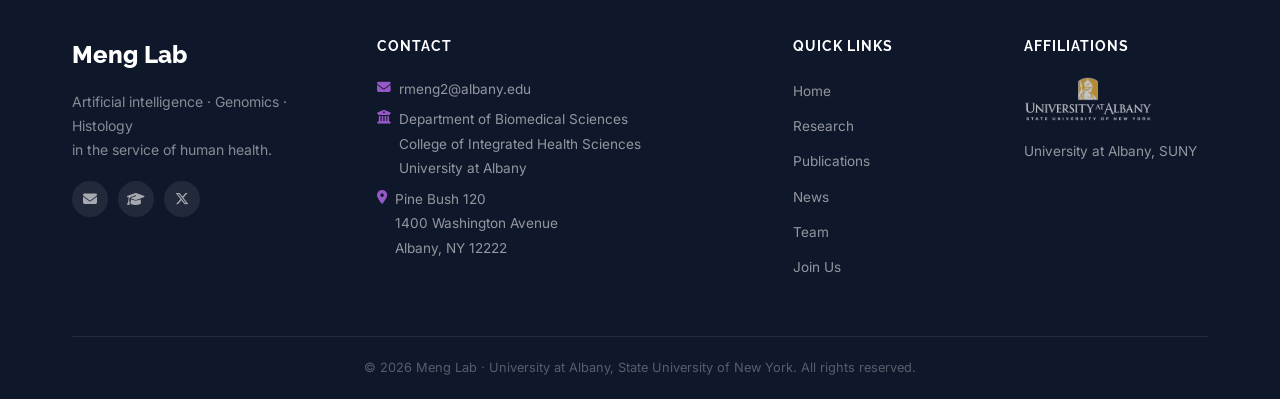
<file: research.html>
<!DOCTYPE html>
<html lang="en">
<head>
    <meta charset="UTF-8">
    <meta name="viewport" content="width=device-width, initial-scale=1.0">
    <title>Research | Meng Lab</title>
    <link rel="stylesheet" href="css/style.css">
    <link rel="preconnect" href="https://fonts.googleapis.com">
    <link rel="preconnect" href="https://fonts.gstatic.com" crossorigin>
    <link href="https://fonts.googleapis.com/css2?family=Raleway:wght@300;400;500;600;700;800&family=Inter:wght@300;400;500;600&display=swap" rel="stylesheet">
    <link rel="stylesheet" href="https://cdnjs.cloudflare.com/ajax/libs/font-awesome/6.5.0/css/all.min.css">
</head>
<body>

    <nav class="navbar navbar-solid" id="navbar">
        <div class="nav-container">
            <a href="index.html" class="nav-logo">
                <span class="logo-meng">Meng</span><span class="logo-lab">Lab</span>
            </a>
            <ul class="nav-menu" id="nav-menu">
                <li><a href="index.html"        class="nav-link">Home</a></li>
                <li><a href="research.html"     class="nav-link active">Research</a></li>
                <li><a href="publications.html" class="nav-link">Publications</a></li>
                <li><a href="news.html"         class="nav-link">News</a></li>
                <li><a href="team.html"         class="nav-link">Team</a></li>
                <li><a href="join.html"         class="nav-link">Join Us</a></li>
            </ul>
            <button class="nav-toggle" id="nav-toggle" aria-label="Toggle menu">
                <span></span><span></span><span></span>
            </button>
        </div>
    </nav>

    <div class="page-banner">
        <div class="container">
            <div class="page-banner-inner">
                <div class="page-banner-tag">What We Do</div>
                <h1 class="page-banner-title">Research</h1>
                <p class="page-banner-sub">We integrate AI, imaging, and multi-omics to understand how genetic variation shapes tissue architecture, cellular interactions, and disease dynamics.</p>
            </div>
        </div>
    </div>

    <div class="main-content">
    <section class="section research-section">
        <div class="container">
            <div class="research-grid">

                <!-- Card 1 -->
                <div class="research-card">
                    <div class="rc-icon rc-icon-blue">
                        <i class="fas fa-microscope"></i>
                    </div>
                    <h3>Histology–Genomics Integration</h3>
                    <p>
                        We develop statistical and deep-learning frameworks (<strong>HISNUC</strong>) that link histological image features (including nuclear morphology, tissue texture, and cellular organization) to genotype, transcriptome, and chronological age. This approach has identified novel <strong>imageQTLs</strong> and demonstrated that gene expression and age can be predicted directly from tissue morphology.
                    </p>
                    <div class="rc-card-figure">
                        <img src="assets/images/pnas-fig.png" alt="HISNUC framework, PNAS 2025">
                    </div>
                    <div class="rc-tags">
                        <span>ImageQTLs</span>
                        <span>HISNUC</span>
                        <span>Whole-Slide Imaging</span>
                        <span>Deep Learning</span>
                    </div>
                    <div class="rc-paper">
                        <i class="fas fa-file-alt"></i>
                        <span>Meng et al., <em>PNAS</em> 2025</span>
                    </div>
                </div>

                <!-- Card 2 -->
                <div class="research-card">
                    <div class="rc-icon rc-icon-teal">
                        <i class="fas fa-brain"></i>
                    </div>
                    <h3>Neurogenomics and Gene Regulation</h3>
                    <p>
                        We investigate cell-type–specific gene regulation in the human brain, with a focus on psychiatric disorders and aging. As part of the PsychENCODE Consortium, we analyzed millions of nuclei from 388 human prefrontal cortex samples, uncovering molecular mechanisms of schizophrenia, autism, and bipolar disorder. We are also interested in how spatial organization reshapes gene regulation within each cortical layer, leveraging spatial transcriptomic data.
                    </p>
                    <div class="rc-card-figure">
                        <img src="assets/images/science-fig.png" alt="brainSCOPE Resource, Science 2024">
                    </div>
                    <div class="rc-tags">
                        <span>snRNA-seq</span>
                        <span>Regulatory Networks</span>
                        <span>Psychiatric Disease</span>
                        <span>Spatial Transcriptomics</span>
                    </div>
                    <div class="rc-paper">
                        <i class="fas fa-file-alt"></i>
                        <span>Emani*, Liu*, &hellip;, Meng* et al., <em>Science</em> 2024</span>
                    </div>
                </div>

                <!-- Card 3 -->
                <div class="research-card">
                    <div class="rc-icon rc-icon-amber">
                        <i class="fas fa-virus"></i>
                    </div>
                    <h3>AI-Enabled Pathogen Genomics and Surveillance</h3>
                    <p>
                        We also develop AI-driven frameworks that connect health data with pathogen genomics. In partnership with the Wadsworth Center (New York State Department of Health), we enable scalable analysis of infection-associated tissue compartments and real-time outbreak surveillance.
                    </p>
                    <div class="rc-tags">
                        <span>Pathogen Genomics</span>
                        <span>AMR</span>
                    </div>
                    <div class="rc-paper">
                        <i class="fas fa-file-alt"></i>
                        <span>Meng*, Xing*, Chang* et al., <em>Nat. Comm.</em> 2024</span>
                    </div>
                </div>

            </div>
        </div>
    </section>
    </div>

    <footer class="footer">
        <div class="container">
            <div class="footer-grid">
                <div class="footer-brand">
                    <div class="footer-logo">Meng Lab</div>
                    <p>Artificial intelligence · Genomics · Histology<br>in the service of human health.</p>
                    <div class="footer-social">
                        <a href="mailto:rmeng2@albany.edu"><i class="fas fa-envelope"></i></a>
                        <a href="https://scholar.google.com/citations?view_op=list_works&amp;hl=en&amp;hl=en&amp;user=-INi6s0AAAAJ&amp;sortby=pubdate" target="_blank"><i class="fas fa-graduation-cap"></i></a>
                        <a href="#"><i class="fab fa-x-twitter"></i></a>
                    </div>
                </div>
                <div class="footer-col">
                    <h4>Contact</h4>
                    <p><i class="fas fa-envelope"></i> <a href="mailto:rmeng2@albany.edu">rmeng2@albany.edu</a></p>
                    <p><i class="fas fa-university"></i> Department of Biomedical Sciences<br>College of Integrated Health Sciences<br>University at Albany</p>
                    <p><i class="fas fa-map-marker-alt"></i> Pine Bush 120<br>1400 Washington Avenue<br>Albany, NY 12222</p>
                </div>
                <div class="footer-col">
                    <h4>Quick Links</h4>
                    <ul class="footer-links">
                        <li><a href="index.html">Home</a></li>
                        <li><a href="research.html">Research</a></li>
                        <li><a href="publications.html">Publications</a></li>
                        <li><a href="news.html">News</a></li>
                        <li><a href="team.html">Team</a></li>
                        <li><a href="join.html">Join Us</a></li>
                    </ul>
                </div>
                <div class="footer-col">
                    <h4>Affiliations</h4>
                    <div class="affil-logo-wrap"><a href="https://www.albany.edu" target="_blank"><img src="assets/images/ualbany-logo-white.png" alt="University at Albany, SUNY"></a></div>
                    <ul class="footer-links">
                        <li><a href="https://www.albany.edu" target="_blank">University at Albany, SUNY</a></li>
                    </ul>
                </div>
            </div>
            <div class="footer-bottom">
                <p>&copy; 2026 Meng Lab · University at Albany, State University of New York. All rights reserved.</p>
            </div>
        </div>
    </footer>
    <button id="back-to-top" class="back-to-top"><i class="fas fa-chevron-up"></i></button>
    <script src="js/main.js"></script>
</body>
</html>
</file>
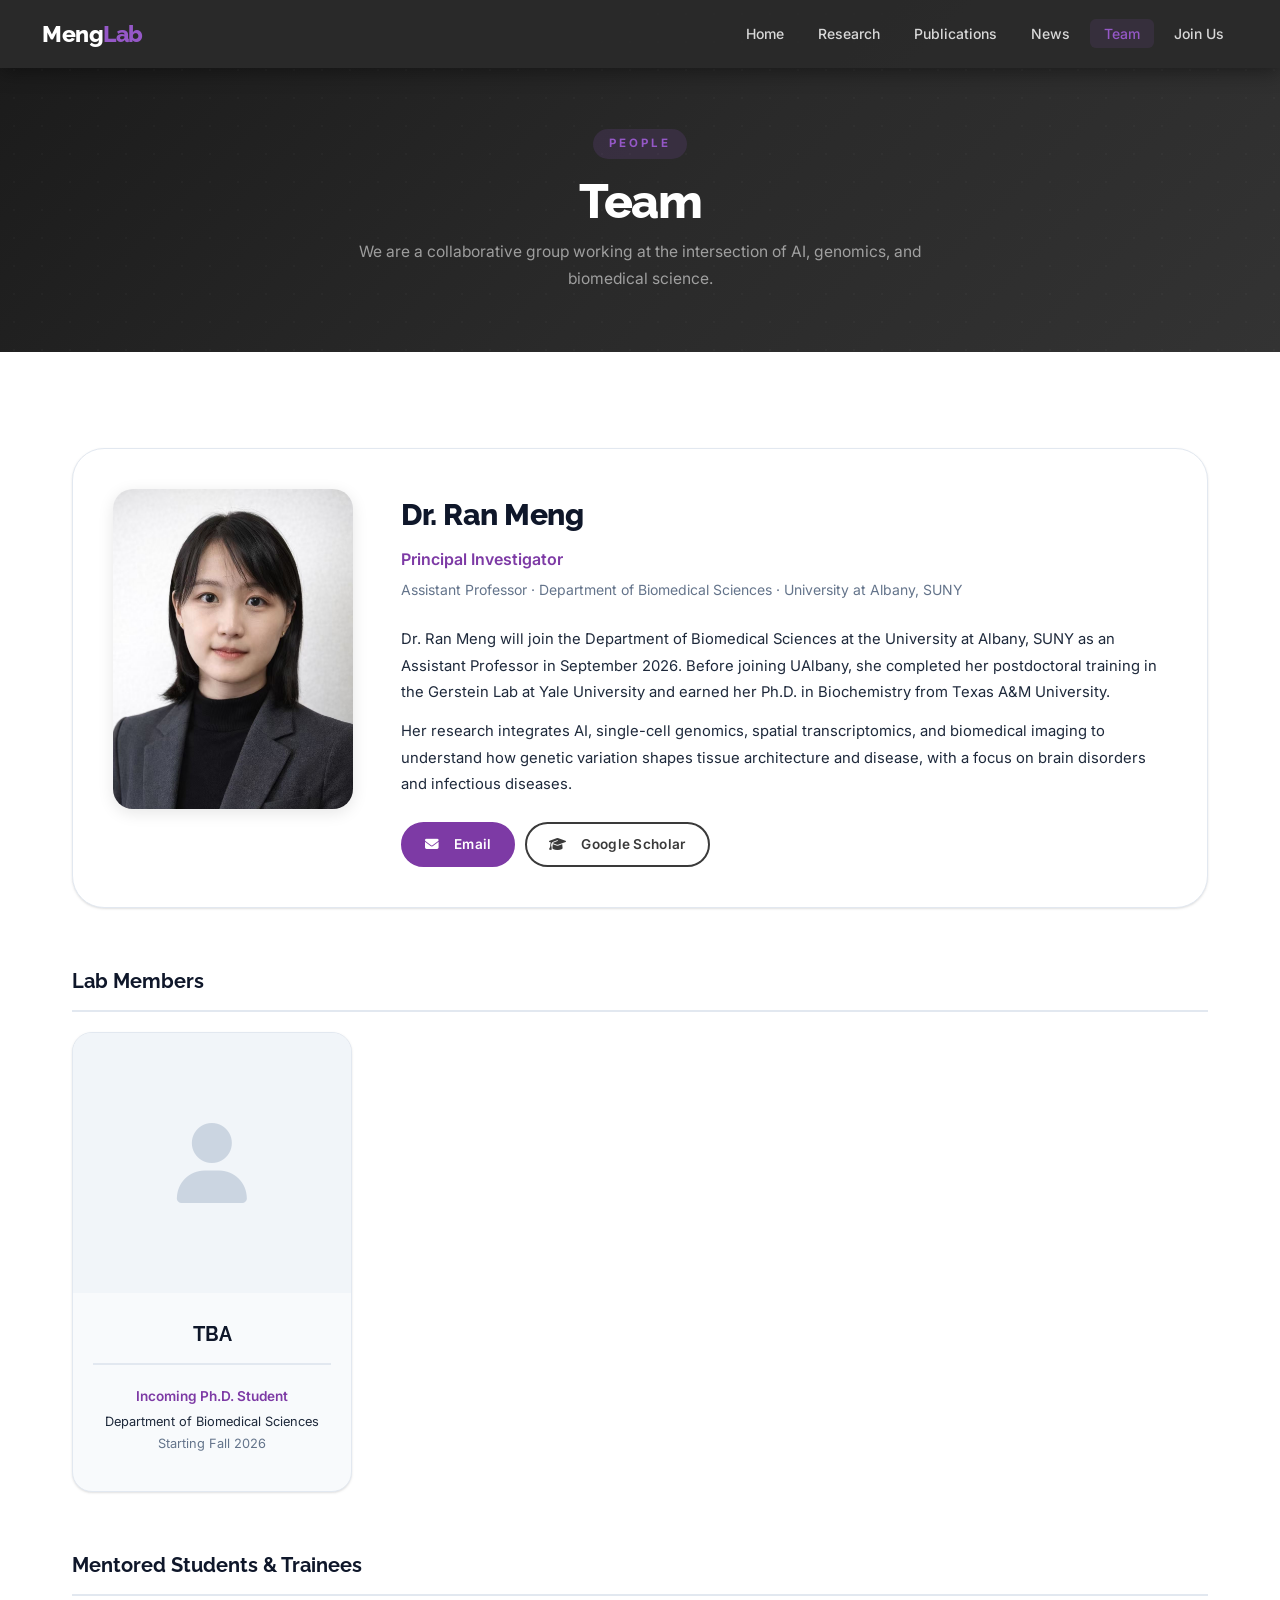
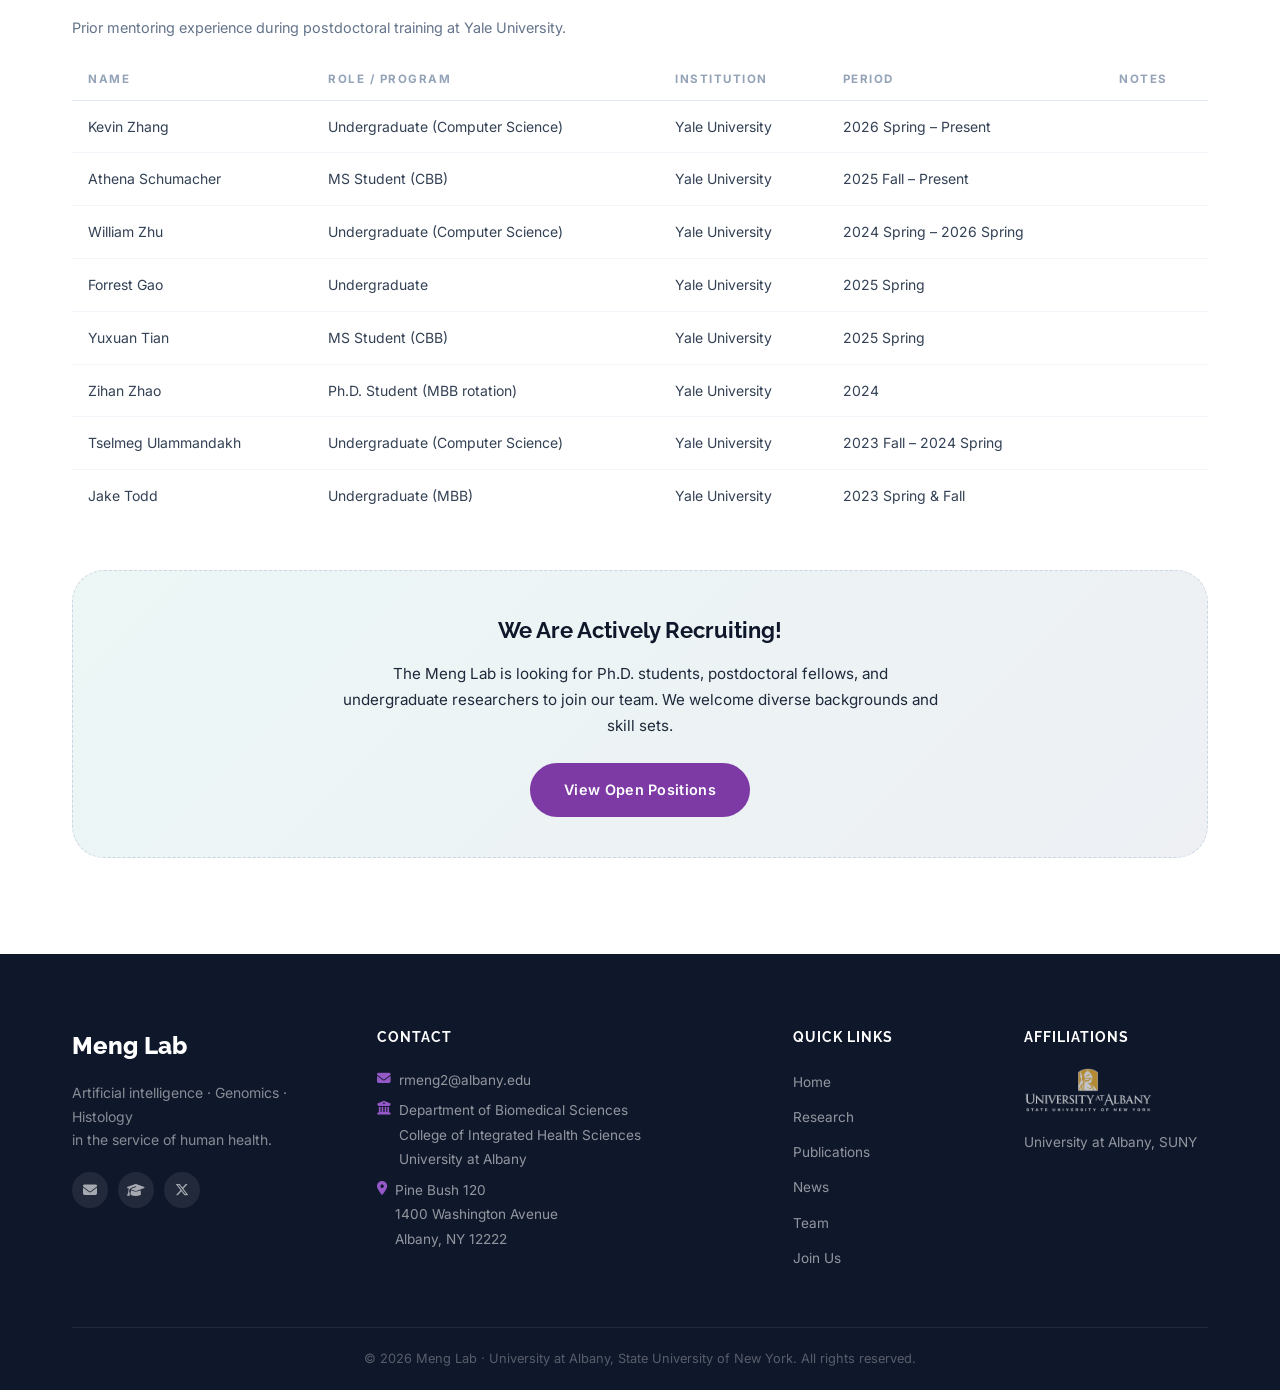
<file: team.html>
<!DOCTYPE html>
<html lang="en">
<head>
    <meta charset="UTF-8">
    <meta name="viewport" content="width=device-width, initial-scale=1.0">
    <title>Team | Meng Lab</title>
    <link rel="stylesheet" href="css/style.css">
    <link rel="preconnect" href="https://fonts.googleapis.com">
    <link rel="preconnect" href="https://fonts.gstatic.com" crossorigin>
    <link href="https://fonts.googleapis.com/css2?family=Raleway:wght@300;400;500;600;700;800&family=Inter:wght@300;400;500;600&display=swap" rel="stylesheet">
    <link rel="stylesheet" href="https://cdnjs.cloudflare.com/ajax/libs/font-awesome/6.5.0/css/all.min.css">
</head>
<body>

    <nav class="navbar navbar-solid" id="navbar">
        <div class="nav-container">
            <a href="index.html" class="nav-logo">
                <span class="logo-meng">Meng</span><span class="logo-lab">Lab</span>
            </a>
            <ul class="nav-menu" id="nav-menu">
                <li><a href="index.html"        class="nav-link">Home</a></li>
                <li><a href="research.html"     class="nav-link">Research</a></li>
                <li><a href="publications.html" class="nav-link">Publications</a></li>
                <li><a href="news.html"         class="nav-link">News</a></li>
                <li><a href="team.html"         class="nav-link active">Team</a></li>
                <li><a href="join.html"         class="nav-link">Join Us</a></li>
            </ul>
            <button class="nav-toggle" id="nav-toggle" aria-label="Toggle menu">
                <span></span><span></span><span></span>
            </button>
        </div>
    </nav>

    <div class="page-banner">
        <div class="container">
            <div class="page-banner-inner">
                <div class="page-banner-tag">People</div>
                <h1 class="page-banner-title">Team</h1>
                <p class="page-banner-sub">We are a collaborative group working at the intersection of AI, genomics, and biomedical science.</p>
            </div>
        </div>
    </div>

    <div class="main-content">
    <section class="section">
        <div class="container">

            <!-- PI Block -->
            <div class="team-pi-block">
                <div class="team-pi-photo-wrap">
                    <img src="RanMeng.jpg" alt="Dr. Ran Meng">
                </div>
                <div class="team-pi-info">
                    <h2>Dr. Ran Meng</h2>
                    <p class="pi-role-tag">Principal Investigator</p>
                    <p class="pi-affil-tag">Assistant Professor · Department of Biomedical Sciences · University at Albany, SUNY</p>
                    <p>
                        Dr. Ran Meng will join the Department of Biomedical Sciences at the University at Albany, SUNY as an Assistant Professor in September 2026. Before joining UAlbany, she completed her postdoctoral training in the Gerstein Lab at Yale University and earned her Ph.D. in Biochemistry from Texas A&amp;M University.
                    </p>
                    <p>
                        Her research integrates AI, single-cell genomics, spatial transcriptomics, and biomedical imaging to understand how genetic variation shapes tissue architecture and disease, with a focus on brain disorders and infectious diseases.
                    </p>
                    <div class="team-pi-links">
                        <a href="mailto:rmeng2@albany.edu" class="btn btn-primary" style="padding:9px 22px;font-size:.85rem;">
                            <i class="fas fa-envelope"></i>&nbsp; Email
                        </a>
                        <a href="https://scholar.google.com/citations?view_op=list_works&amp;hl=en&amp;hl=en&amp;user=-INi6s0AAAAJ&amp;sortby=pubdate" class="btn btn-outline" style="padding:9px 22px;font-size:.85rem;" target="_blank">
                            <i class="fas fa-graduation-cap"></i>&nbsp; Google Scholar
                        </a>
                    </div>
                </div>
            </div>

            <!-- Current Lab Members -->
            <div class="mentees-section" style="margin-bottom:56px;">
                <h3>Lab Members</h3>
                <div class="team-grid" style="justify-content:flex-start;gap:24px;flex-wrap:wrap;">
                    <div class="team-card">
                        <div class="team-photo-wrap" style="display:flex;align-items:center;justify-content:center;background:var(--gray-100);">
                            <i class="fas fa-user" style="font-size:5rem;color:var(--gray-300);"></i>
                        </div>
                        <div class="team-info">
                            <h3>TBA</h3>
                            <p class="team-role">Incoming Ph.D. Student</p>
                            <p class="team-dept">Department of Biomedical Sciences</p>
                            <p class="team-univ">Starting Fall 2026</p>
                        </div>
                    </div>
                </div>
            </div>

            <!-- Mentored Students -->
            <div class="mentees-section">
                <h3>Mentored Students &amp; Trainees</h3>

                <p style="color:var(--gray-500);font-size:.9rem;margin-bottom:20px;">
                    Prior mentoring experience during postdoctoral training at Yale University.
                </p>

                <table class="mentees-table">
                    <thead>
                        <tr>
                            <th>Name</th>
                            <th>Role / Program</th>
                            <th>Institution</th>
                            <th>Period</th>
                            <th>Notes</th>
                        </tr>
                    </thead>
                    <tbody>
                        <tr>
                            <td>Kevin Zhang</td>
                            <td>Undergraduate (Computer Science)</td>
                            <td>Yale University</td>
                            <td>2026 Spring – Present</td>
                            <td></td>
                        </tr>
                        <tr>
                            <td>Athena Schumacher</td>
                            <td>MS Student (CBB)</td>
                            <td>Yale University</td>
                            <td>2025 Fall – Present</td>
                            <td></td>
                        </tr>
                        <tr>
                            <td>William Zhu</td>
                            <td>Undergraduate (Computer Science)</td>
                            <td>Yale University</td>
                            <td>2024 Spring – 2026 Spring</td>
                            <td></td>
                        </tr>
                        <tr>
                            <td>Forrest Gao</td>
                            <td>Undergraduate</td>
                            <td>Yale University</td>
                            <td>2025 Spring</td>
                            <td></td>
                        </tr>
                        <tr>
                            <td>Yuxuan Tian</td>
                            <td>MS Student (CBB)</td>
                            <td>Yale University</td>
                            <td>2025 Spring</td>
                            <td></td>
                        </tr>
                        <tr>
                            <td>Zihan Zhao</td>
                            <td>Ph.D. Student (MBB rotation)</td>
                            <td>Yale University</td>
                            <td>2024</td>
                            <td></td>
                        </tr>
                        <tr>
                            <td>Tselmeg Ulammandakh</td>
                            <td>Undergraduate (Computer Science)</td>
                            <td>Yale University</td>
                            <td>2023 Fall – 2024 Spring</td>
                            <td></td>
                        </tr>
                        <tr>
                            <td>Jake Todd</td>
                            <td>Undergraduate (MBB)</td>
                            <td>Yale University</td>
                            <td>2023 Spring &amp; Fall</td>
                            <td></td>
                        </tr>
                    </tbody>
                </table>

            </div>

            <!-- Recruiting banner -->
            <div style="background:linear-gradient(135deg,rgba(13,148,136,.08),rgba(30,58,110,.08));border:1px dashed var(--gray-300);border-radius:var(--radius-xl);padding:40px;text-align:center;">
                <h3 style="font-family:var(--font-display);font-size:1.4rem;font-weight:700;color:var(--gray-900);margin-bottom:12px;">We Are Actively Recruiting!</h3>
                <p style="color:var(--gray-600);font-size:.95rem;max-width:600px;margin:0 auto 24px;">
                    The Meng Lab is looking for Ph.D. students, postdoctoral fellows, and undergraduate researchers to join our team. We welcome diverse backgrounds and skill sets.
                </p>
                <a href="join.html" class="btn btn-primary">View Open Positions</a>
            </div>

        </div>
    </section>
    </div>

    <footer class="footer">
        <div class="container">
            <div class="footer-grid">
                <div class="footer-brand">
                    <div class="footer-logo">Meng Lab</div>
                    <p>Artificial intelligence · Genomics · Histology<br>in the service of human health.</p>
                    <div class="footer-social">
                        <a href="mailto:rmeng2@albany.edu"><i class="fas fa-envelope"></i></a>
                        <a href="https://scholar.google.com/citations?view_op=list_works&amp;hl=en&amp;hl=en&amp;user=-INi6s0AAAAJ&amp;sortby=pubdate" target="_blank"><i class="fas fa-graduation-cap"></i></a>
                        <a href="#"><i class="fab fa-x-twitter"></i></a>
                    </div>
                </div>
                <div class="footer-col">
                    <h4>Contact</h4>
                    <p><i class="fas fa-envelope"></i> <a href="mailto:rmeng2@albany.edu">rmeng2@albany.edu</a></p>
                    <p><i class="fas fa-university"></i> Department of Biomedical Sciences<br>College of Integrated Health Sciences<br>University at Albany</p>
                    <p><i class="fas fa-map-marker-alt"></i> Pine Bush 120<br>1400 Washington Avenue<br>Albany, NY 12222</p>
                </div>
                <div class="footer-col">
                    <h4>Quick Links</h4>
                    <ul class="footer-links">
                        <li><a href="index.html">Home</a></li>
                        <li><a href="research.html">Research</a></li>
                        <li><a href="publications.html">Publications</a></li>
                        <li><a href="news.html">News</a></li>
                        <li><a href="team.html">Team</a></li>
                        <li><a href="join.html">Join Us</a></li>
                    </ul>
                </div>
                <div class="footer-col">
                    <h4>Affiliations</h4>
                    <div class="affil-logo-wrap"><a href="https://www.albany.edu" target="_blank"><img src="assets/images/ualbany-logo-white.png" alt="University at Albany, SUNY"></a></div>
                    <ul class="footer-links">
                        <li><a href="https://www.albany.edu" target="_blank">University at Albany, SUNY</a></li>
                    </ul>
                </div>
            </div>
            <div class="footer-bottom">
                <p>&copy; 2026 Meng Lab · University at Albany, State University of New York. All rights reserved.</p>
            </div>
        </div>
    </footer>
    <button id="back-to-top" class="back-to-top"><i class="fas fa-chevron-up"></i></button>
    <script src="js/main.js"></script>
</body>
</html>
</file>
<file: css/style.css>
/* ============================================================
   Meng Lab — Stylesheet
   ============================================================ */

/* ---------- CSS Custom Properties ---------- */
:root {
    --navy:        #2a2a2a;
    --navy-mid:    #3a3a3a;
    --navy-light:  #4a4a4a;
    --teal:        #7d3aa5;
    --teal-light:  #9558c7;
    --amber:       #9558c7;
    --white:       #ffffff;
    --gray-50:     #f8fafc;
    --gray-100:    #f1f5f9;
    --gray-200:    #e2e8f0;
    --gray-300:    #cbd5e1;
    --gray-400:    #94a3b8;
    --gray-500:    #64748b;
    --gray-700:    #334155;
    --gray-800:    #1e293b;
    --gray-900:    #0f172a;

    --font-display: 'Raleway', sans-serif;
    --font-body:    'Inter', sans-serif;

    --shadow-sm:  0 1px 3px rgba(0,0,0,.08), 0 1px 2px rgba(0,0,0,.06);
    --shadow-md:  0 4px 16px rgba(0,0,0,.10);
    --shadow-lg:  0 12px 40px rgba(0,0,0,.14);
    --shadow-xl:  0 20px 60px rgba(0,0,0,.18);

    --radius-sm:  6px;
    --radius-md:  12px;
    --radius-lg:  20px;
    --radius-xl:  32px;

    --nav-h: 68px;
    --transition: 0.3s ease;
}

/* ---------- Reset & Base ---------- */
*, *::before, *::after { box-sizing: border-box; margin: 0; padding: 0; }

html {
    scroll-behavior: smooth;
    font-size: 16px;
}

body {
    font-family: var(--font-body);
    color: var(--gray-800);
    background: var(--white);
    line-height: 1.7;
    overflow-x: hidden;
}

a { color: var(--navy-mid); text-decoration: none; transition: color var(--transition); }
a:hover { color: var(--teal); }

img { max-width: 100%; display: block; }

ul { list-style: none; }

/* ============================================================
   NAVBAR
   ============================================================ */
.navbar {
    position: fixed;
    top: 0; left: 0; right: 0;
    height: var(--nav-h);
    z-index: 1000;
    transition: background var(--transition), box-shadow var(--transition);
    background: transparent;
}

.navbar.scrolled {
    background: rgba(42, 42, 42, 0.97);
    box-shadow: 0 2px 20px rgba(0,0,0,.4);
    backdrop-filter: blur(10px);
}

.nav-container {
    max-width: 1260px;
    margin: 0 auto;
    padding: 0 32px;
    height: 100%;
    display: flex;
    align-items: center;
    justify-content: space-between;
}

.nav-logo {
    font-family: var(--font-display);
    font-size: 1.45rem;
    font-weight: 800;
    letter-spacing: -.5px;
}
.logo-meng { color: var(--white); }
.logo-lab  { color: var(--teal-light); }

.nav-menu {
    display: flex;
    align-items: center;
    gap: 6px;
}

.nav-link {
    color: rgba(255,255,255,.82);
    font-size: 0.875rem;
    font-weight: 500;
    padding: 6px 14px;
    border-radius: 6px;
    transition: color var(--transition), background var(--transition);
}
.nav-link:hover {
    color: var(--white);
    background: rgba(255,255,255,.1);
}

.nav-toggle {
    display: none;
    flex-direction: column;
    gap: 5px;
    background: none;
    border: none;
    cursor: pointer;
    padding: 6px;
}
.nav-toggle span {
    display: block;
    width: 24px;
    height: 2px;
    background: var(--white);
    border-radius: 2px;
    transition: var(--transition);
}

/* ============================================================
   HERO
   ============================================================ */
.hero {
    position: relative;
    min-height: 100vh;
    display: flex;
    align-items: center;
    justify-content: center;
    background: linear-gradient(135deg, #1a1a1a 0%, #2a2a2a 40%, #333333 70%, #1e1e1e 100%);
    overflow: hidden;
    text-align: center;
}

/* Decorative background elements */
.hero-bg {
    position: absolute;
    inset: 0;
    pointer-events: none;
}

.hex {
    position: absolute;
    width: 120px;
    height: 138px;
    background: rgba(125, 58, 165, 0.04);
    clip-path: polygon(50% 0%, 100% 25%, 100% 75%, 50% 100%, 0% 75%, 0% 25%);
    border: 1px solid rgba(125, 58, 165, 0.08);
    animation: floatHex 8s ease-in-out infinite;
}

.hex-1 { top: 10%; left: 5%;   width: 100px; height: 115px; animation-delay: 0s; }
.hex-2 { top: 60%; left: 3%;   width: 150px; height: 173px; animation-delay: 1.5s; opacity:.6; }
.hex-3 { top: 15%; right: 8%;  width: 180px; height: 207px; animation-delay: 0.8s; }
.hex-4 { top: 70%; right: 5%;  width: 100px; height: 115px; animation-delay: 2.5s; opacity:.7; }
.hex-5 { top: 40%; left: 45%;  width: 60px;  height: 69px;  animation-delay: 1s;   opacity:.4; }

.circle {
    position: absolute;
    border-radius: 50%;
    border: 1px solid rgba(149, 88, 199, 0.07);
    animation: floatHex 10s ease-in-out infinite;
}
.circle-1 { width: 400px; height: 400px; top: -100px; right: 15%; animation-delay: 3s; }
.circle-2 { width: 250px; height: 250px; bottom: -50px; left: 20%; animation-delay: 1.5s; }

.dot-grid {
    position: absolute;
    inset: 0;
    background-image: radial-gradient(rgba(255,255,255,.04) 1px, transparent 1px);
    background-size: 32px 32px;
}

@keyframes floatHex {
    0%, 100% { transform: translateY(0) rotate(0deg); }
    50%       { transform: translateY(-18px) rotate(3deg); }
}

/* Hero content */
.hero-content {
    position: relative;
    z-index: 2;
    max-width: 780px;
    padding: 0 24px;
}

/* Editorial eyebrow — hairline + center diamond above welcome */
.hero-eyebrow {
    display: flex;
    align-items: center;
    justify-content: center;
    gap: 10px;
    margin-bottom: 18px;
}
.hero-eyebrow-line {
    width: 40px;
    height: 1px;
    background: rgba(255, 255, 255, 0.22);
}
.hero-eyebrow-mark {
    width: 6px;
    height: 6px;
    background: transparent;
    border: 1px solid var(--teal);
    transform: rotate(45deg);
}

.hero-welcome {
    color: rgba(255, 255, 255, 0.5);
    font-size: 0.85rem;
    font-weight: 500;
    letter-spacing: 4px;
    text-transform: uppercase;
    margin-bottom: 16px;
}

.hero-title {
    font-family: var(--font-display);
    font-size: clamp(3.5rem, 8vw, 6.5rem);
    font-weight: 800;
    color: var(--white);
    line-height: 1.05;
    letter-spacing: -2px;
    margin-bottom: 20px;
}
.hero-title-accent {
    color: #c9b6d6;
    font-weight: 300;
    font-style: italic;
    letter-spacing: -1px;
}

/* Corner ID mark — top-left */
.hero-mark {
    position: absolute;
    top: calc(var(--nav-h) + 32px);
    left: 48px;
    z-index: 3;
    display: flex;
    flex-direction: column;
    align-items: flex-start;
    gap: 4px;
    color: rgba(255, 255, 255, 0.55);
    padding-left: 14px;
    border-left: 1px solid var(--teal);
}
.hero-mark-no {
    font-family: var(--font-display);
    font-size: 0.72rem;
    font-weight: 700;
    letter-spacing: 3px;
    color: var(--white);
    text-transform: uppercase;
}
.hero-mark-label {
    font-size: 0.68rem;
    letter-spacing: 2px;
    text-transform: uppercase;
    color: rgba(255, 255, 255, 0.4);
}

/* Vertical spine wordmark on right edge */
.hero-spine {
    position: absolute;
    right: 40px;
    top: 50%;
    transform: translateY(-50%) rotate(90deg);
    transform-origin: right center;
    z-index: 3;
    font-family: var(--font-body);
    font-size: 0.68rem;
    letter-spacing: 6px;
    text-transform: uppercase;
    color: rgba(255, 255, 255, 0.28);
    white-space: nowrap;
    pointer-events: none;
}

/* Hero background icons — Font Awesome fa-dna (left, tilted) + fa-brain (right) */
.hero-art {
    position: absolute;
    top: 50%;
    pointer-events: none;
    z-index: 1;
    color: rgba(255, 255, 255, 0.09);
    line-height: 1;
}
/* DNA — LEFT side, tilted */
.hero-art-dna {
    left: 6%;
    font-size: clamp(300px, 45vw, 620px);
    transform: translateY(-50%) rotate(-22deg);
    transform-origin: center;
    color: rgba(255, 255, 255, 0.08);
}
/* Brain — RIGHT side, upright */
.hero-art-brain {
    right: 6%;
    font-size: clamp(280px, 42vw, 580px);
    transform: translateY(-50%);
    color: rgba(255, 255, 255, 0.09);
}
@media (max-width: 900px) {
    .hero-art-brain, .hero-art-dna { display: none; }
}

.hero-tagline {
    font-size: clamp(1rem, 2.5vw, 1.2rem);
    color: rgba(255,255,255,.68);
    font-weight: 300;
    letter-spacing: 1px;
    margin-bottom: 32px;
    line-height: 1.9;
}

.hero-meta {
    display: flex;
    align-items: center;
    justify-content: center;
    gap: 28px;
    flex-wrap: wrap;
    margin-bottom: 40px;
}
.hero-meta span {
    color: rgba(255,255,255,.6);
    font-size: 0.875rem;
    display: flex;
    align-items: center;
    gap: 7px;
}
.hero-meta i { color: var(--teal-light); }

.hero-buttons {
    display: flex;
    gap: 16px;
    justify-content: center;
    flex-wrap: wrap;
}

.hero-scroll-hint {
    position: absolute;
    bottom: 36px;
    left: 50%;
    transform: translateX(-50%);
    z-index: 2;
    display: flex;
    flex-direction: column;
    align-items: center;
    gap: 6px;
    color: rgba(255,255,255,.35);
    font-size: 0.75rem;
    letter-spacing: 2px;
    text-transform: uppercase;
    animation: scrollBounce 2s ease-in-out infinite;
}

@keyframes scrollBounce {
    0%, 100% { transform: translateX(-50%) translateY(0); }
    50%       { transform: translateX(-50%) translateY(6px); }
}

/* ============================================================
   BUTTONS
   ============================================================ */
.btn {
    display: inline-flex;
    align-items: center;
    gap: 8px;
    padding: 13px 32px;
    border-radius: 50px;
    font-family: var(--font-body);
    font-size: 0.9rem;
    font-weight: 600;
    cursor: pointer;
    transition: all var(--transition);
    text-decoration: none;
    border: 2px solid transparent;
    letter-spacing: 0.3px;
}

.btn-primary {
    background: var(--teal);
    color: var(--white);
    border-color: var(--teal);
}
.btn-primary:hover {
    background: var(--teal-light);
    border-color: var(--teal-light);
    color: var(--white);
    transform: translateY(-2px);
    box-shadow: 0 8px 24px rgba(125,58,165,.35);
}

.btn-ghost {
    background: transparent;
    color: var(--white);
    border-color: rgba(255,255,255,.35);
}
.btn-ghost:hover {
    background: rgba(255,255,255,.1);
    border-color: rgba(255,255,255,.6);
    color: var(--white);
    transform: translateY(-2px);
}

.btn-outline {
    background: transparent;
    color: var(--navy-mid);
    border-color: var(--navy-mid);
}
.btn-outline:hover {
    background: var(--navy-mid);
    color: var(--white);
    transform: translateY(-2px);
    box-shadow: 0 8px 24px rgba(58,58,58,.2);
}

.btn-large {
    padding: 16px 40px;
    font-size: 1rem;
}

/* ============================================================
   SHARED SECTION STYLES
   ============================================================ */
.section { padding: 96px 0; }

.container {
    max-width: 1200px;
    margin: 0 auto;
    padding: 0 32px;
}

.section-tag {
    display: inline-block;
    background: rgba(125,58,165,.1);
    color: var(--teal);
    font-size: 0.75rem;
    font-weight: 700;
    letter-spacing: 3px;
    text-transform: uppercase;
    padding: 5px 14px;
    border-radius: 50px;
    margin-bottom: 14px;
}

.section-title {
    font-family: var(--font-display);
    font-size: clamp(2rem, 4vw, 2.8rem);
    font-weight: 800;
    color: var(--gray-900);
    line-height: 1.15;
    letter-spacing: -1px;
    margin-bottom: 20px;
}

.section-subtitle {
    font-size: 1.05rem;
    color: var(--gray-500);
    max-width: 680px;
    margin: 0 auto;
}

.section-header {
    text-align: center;
    margin-bottom: 60px;
}

/* ============================================================
   ABOUT
   ============================================================ */
.about-section { background: var(--white); }

.about-grid {
    display: grid;
    grid-template-columns: 340px 1fr;
    gap: 72px;
    align-items: start;
}

/* Left column */
.about-left { display: flex; flex-direction: column; gap: 24px; }

.photo-frame {
    position: relative;
    border-radius: var(--radius-lg);
    overflow: hidden;
    box-shadow: var(--shadow-xl);
}

.profile-photo {
    width: 100%;
    aspect-ratio: 3/4;
    object-fit: cover;
    object-position: top center;
    display: block;
    filter: grayscale(5%) contrast(1.02);
    transition: transform 0.6s ease;
}
.photo-frame:hover .profile-photo { transform: scale(1.03); }

.photo-accent {
    position: absolute;
    bottom: 0; left: 0; right: 0;
    height: 4px;
    background: linear-gradient(90deg, var(--teal), var(--navy-mid));
}

.pi-card {
    background: var(--gray-50);
    border: 1px solid var(--gray-200);
    border-radius: var(--radius-md);
    padding: 24px;
    text-align: center;
}
.pi-card h3 {
    font-family: var(--font-display);
    font-size: 1.2rem;
    font-weight: 700;
    color: var(--gray-900);
    margin-bottom: 6px;
}
.pi-title { color: var(--teal); font-weight: 600; font-size: 0.875rem; margin-bottom: 4px; }
.pi-dept, .pi-inst { color: var(--gray-500); font-size: 0.825rem; line-height: 1.5; }
.pi-divider { border: none; border-top: 1px solid var(--gray-200); margin: 16px 0; }

.pi-links {
    display: flex;
    justify-content: center;
    gap: 12px;
}
.pi-links a {
    width: 36px; height: 36px;
    border-radius: 50%;
    background: var(--white);
    border: 1px solid var(--gray-200);
    display: flex;
    align-items: center;
    justify-content: center;
    color: var(--gray-500);
    font-size: 0.875rem;
    transition: all var(--transition);
}
.pi-links a:hover {
    background: var(--navy-mid);
    border-color: var(--navy-mid);
    color: var(--white);
    transform: translateY(-2px);
}

/* Right column */
.about-right { padding-top: 8px; }

.about-lead {
    font-size: 1.15rem;
    color: var(--gray-700);
    font-weight: 400;
    margin-bottom: 20px;
    line-height: 1.75;
    border-left: 3px solid var(--teal);
    padding-left: 20px;
}

.about-right p {
    color: var(--gray-600);
    margin-bottom: 16px;
    font-size: 0.975rem;
}

/* Stats strip */
.stats-strip {
    display: grid;
    grid-template-columns: repeat(4, 1fr);
    gap: 1px;
    background: var(--gray-200);
    border: 1px solid var(--gray-200);
    border-radius: var(--radius-md);
    overflow: hidden;
    margin: 32px 0;
}

.stat-item {
    background: var(--white);
    padding: 20px 12px;
    text-align: center;
    display: flex;
    flex-direction: column;
    gap: 4px;
}

.stat-number {
    font-family: var(--font-display);
    font-size: 1.6rem;
    font-weight: 800;
    color: var(--navy-mid);
    line-height: 1;
}

.stat-label {
    font-size: 0.72rem;
    color: var(--gray-500);
    line-height: 1.3;
    font-weight: 500;
}

/* Education list */
.edu-list {
    display: flex;
    flex-direction: column;
    gap: 12px;
    margin-bottom: 32px;
}

.edu-item {
    display: flex;
    align-items: center;
    gap: 14px;
    padding: 14px 18px;
    background: var(--gray-50);
    border-radius: var(--radius-sm);
    border: 1px solid var(--gray-100);
}

.edu-icon {
    width: 38px; height: 38px;
    background: linear-gradient(135deg, var(--teal), #9558c7);
    color: var(--white);
    border-radius: 10px;
    display: flex;
    align-items: center;
    justify-content: center;
    font-size: 0.875rem;
    flex-shrink: 0;
}

.edu-text {
    display: flex;
    flex-direction: column;
}
.edu-text strong { font-size: 0.9rem; color: var(--gray-800); font-weight: 600; }
.edu-text span   { font-size: 0.8rem; color: var(--gray-500); }

/* ============================================================
   RESEARCH
   ============================================================ */
.research-section { background: var(--gray-50); }

.research-grid {
    display: grid;
    grid-template-columns: repeat(3, 1fr);
    gap: 28px;
}

.research-card {
    background: var(--white);
    border-radius: var(--radius-lg);
    padding: 36px 32px 32px;
    border: 1px solid var(--gray-200);
    box-shadow: var(--shadow-sm);
    display: flex;
    flex-direction: column;
    gap: 16px;
    transition: transform var(--transition), box-shadow var(--transition);
}
.research-card:hover {
    transform: translateY(-6px);
    box-shadow: var(--shadow-lg);
}

.rc-icon {
    width: 56px; height: 56px;
    border-radius: 16px;
    display: flex;
    align-items: center;
    justify-content: center;
    font-size: 1.4rem;
    flex-shrink: 0;
}
.rc-icon-blue  { background: rgba(125,58,165,.10); color: #7d3aa5; }
.rc-icon-teal  { background: rgba(149,88,199,.12); color: #9558c7; }
.rc-icon-amber { background: rgba(181,134,224,.14); color: #b586e0; }

.research-card h3 {
    font-family: var(--font-display);
    font-size: 1.1rem;
    font-weight: 700;
    color: var(--gray-900);
    line-height: 1.35;
}

.research-card p {
    color: var(--gray-600);
    font-size: 0.9rem;
    line-height: 1.75;
    flex: 1;
}

.rc-tags {
    display: flex;
    flex-wrap: wrap;
    gap: 6px;
}
.rc-tags span {
    background: var(--gray-100);
    color: var(--gray-600);
    font-size: 0.72rem;
    font-weight: 600;
    padding: 4px 10px;
    border-radius: 50px;
    letter-spacing: 0.3px;
}

.rc-paper {
    display: flex;
    align-items: center;
    gap: 8px;
    font-size: 0.8rem;
    color: var(--gray-400);
    padding-top: 8px;
    border-top: 1px solid var(--gray-100);
}
.rc-paper i { color: var(--teal); }

/* ============================================================
   NEWS
   ============================================================ */
.news-section { background: var(--white); }

.news-timeline {
    position: relative;
    max-width: 820px;
    margin: 0 auto;
    padding-left: 32px;
}

.news-timeline::before {
    content: '';
    position: absolute;
    left: 0;
    top: 0; bottom: 0;
    width: 2px;
    background: linear-gradient(to bottom, var(--teal), transparent);
}

.news-item {
    position: relative;
    display: grid;
    grid-template-columns: 90px 1fr;
    gap: 20px;
    padding: 20px 0 24px;
    border-bottom: 1px solid var(--gray-100);
    align-items: baseline;
}
.news-item:last-child { border-bottom: none; }

.news-dot {
    position: absolute;
    left: -38px;
    top: 26px;
    width: 12px; height: 12px;
    border-radius: 50%;
    background: var(--teal);
    border: 2px solid var(--white);
    box-shadow: 0 0 0 3px rgba(125,58,165,.2);
}

.news-date {
    font-size: 0.78rem;
    font-weight: 700;
    color: var(--teal);
    text-transform: uppercase;
    letter-spacing: 1px;
    line-height: 1.7;
    text-align: right;
    padding-right: 8px;
    white-space: nowrap;
}

.news-body {
    font-size: 0.925rem;
    color: var(--gray-600);
    line-height: 1.7;
}
.news-body strong { color: var(--gray-800); }

.news-link {
    color: var(--teal);
    font-weight: 600;
    font-size: 0.85rem;
    margin-left: 6px;
}
.news-link:hover { color: var(--navy-mid); }

.badge {
    display: inline-block;
    padding: 2px 10px;
    border-radius: 50px;
    font-size: 0.7rem;
    font-weight: 700;
    text-transform: uppercase;
    letter-spacing: 1px;
    margin-right: 8px;
    vertical-align: middle;
}
.badge-new {
    background: rgba(125,58,165,.12);
    color: var(--teal);
}

/* ============================================================
   PUBLICATIONS
   ============================================================ */
.publications-section { background: var(--gray-50); }

.pub-list { max-width: 960px; margin: 0 auto; }

.pub-year-block {
    display: grid;
    grid-template-columns: 80px 1fr;
    gap: 24px;
    margin-bottom: 40px;
    align-items: start;
}

.pub-year-label {
    font-family: var(--font-display);
    font-size: 1.5rem;
    font-weight: 800;
    color: var(--gray-300);
    text-align: right;
    padding-top: 14px;
    line-height: 1;
}

.pub-year-review { font-size: 0.7rem; color: var(--gray-400); letter-spacing: 1px; padding-top: 18px; text-transform: uppercase; }

.pub-year-items { display: flex; flex-direction: column; gap: 14px; }

.pub-item {
    background: var(--white);
    border: 1px solid var(--gray-200);
    border-radius: var(--radius-md);
    padding: 20px 24px;
    display: grid;
    grid-template-columns: 80px 1fr;
    gap: 18px;
    align-items: start;
    transition: box-shadow var(--transition), transform var(--transition);
}
.pub-item:hover {
    box-shadow: var(--shadow-md);
    transform: translateX(4px);
}

.pub-featured {
    border-left: 3px solid var(--teal);
}

/* Journal badges */
.pub-badge {
    display: inline-flex;
    align-items: center;
    justify-content: center;
    padding: 5px 8px;
    border-radius: var(--radius-sm);
    font-size: 0.68rem;
    font-weight: 800;
    text-transform: uppercase;
    letter-spacing: 0.5px;
    text-align: center;
    line-height: 1.2;
    color: var(--white);
    align-self: start;
    margin-top: 2px;
}

/* High-impact journals → UAlbany purple */
.badge-pnas,
.badge-science,
.badge-nature,
.badge-natcomm,
.badge-cell    { background: var(--teal); }
/* Other journals → dark gray */
.badge-plos,
.badge-bioprot { background: var(--gray-700); }
.badge-review  { background: var(--gray-400); }

.pub-title {
    font-size: 0.925rem;
    font-weight: 600;
    color: var(--gray-800);
    margin-bottom: 5px;
    line-height: 1.5;
}

.pub-authors {
    font-size: 0.825rem;
    color: var(--gray-500);
    margin-bottom: 4px;
    line-height: 1.5;
}
.pub-authors strong { color: var(--gray-700); }

.pub-journal {
    font-size: 0.825rem;
    color: var(--gray-500);
    display: flex;
    align-items: center;
    gap: 8px;
    flex-wrap: wrap;
}

.co-first-label,
.first-author-label {
    background: rgba(125,58,165,.1);
    color: var(--teal);
    font-size: 0.7rem;
    font-weight: 700;
    padding: 2px 8px;
    border-radius: 50px;
    letter-spacing: 0.5px;
}

.pub-doi {
    display: inline-flex;
    align-items: center;
    gap: 5px;
    font-size: 0.78rem;
    font-weight: 600;
    color: var(--teal);
    margin-top: 6px;
}
.pub-doi:hover { color: var(--navy-mid); }

.pub-footer {
    text-align: center;
    margin-top: 48px;
}

/* ============================================================
   TEAM
   ============================================================ */
.team-section { background: var(--white); }

.team-grid {
    display: flex;
    justify-content: center;
    margin-bottom: 40px;
}

.team-card {
    background: var(--gray-50);
    border: 1px solid var(--gray-200);
    border-radius: var(--radius-lg);
    overflow: hidden;
    width: 280px;
    text-align: center;
    box-shadow: var(--shadow-sm);
    transition: box-shadow var(--transition), transform var(--transition);
}
.team-card:hover {
    box-shadow: var(--shadow-lg);
    transform: translateY(-4px);
}

.team-photo-wrap {
    overflow: hidden;
    height: 260px;
}
.team-photo {
    width: 100%; height: 100%;
    object-fit: cover;
    object-position: top center;
    transition: transform 0.5s ease;
}
.team-card:hover .team-photo { transform: scale(1.06); }

.team-info {
    padding: 24px 20px;
}
.team-info h3 {
    font-family: var(--font-display);
    font-size: 1.1rem;
    font-weight: 700;
    color: var(--gray-900);
    margin-bottom: 4px;
}
.team-role  { color: var(--teal); font-weight: 600; font-size: 0.85rem; margin-bottom: 3px; }
.team-dept  { color: var(--gray-600); font-size: 0.8rem; }
.team-univ  { color: var(--gray-500); font-size: 0.8rem; margin-bottom: 12px; }
.team-email {
    font-size: 0.8rem;
    color: var(--gray-500);
    display: flex;
    align-items: center;
    justify-content: center;
    gap: 6px;
    margin-bottom: 12px;
}
.team-email a { color: var(--gray-500); }
.team-email a:hover { color: var(--teal); }

.team-links {
    display: flex;
    justify-content: center;
    gap: 8px;
}
.team-links a {
    width: 32px; height: 32px;
    border-radius: 50%;
    background: var(--white);
    border: 1px solid var(--gray-200);
    display: flex;
    align-items: center;
    justify-content: center;
    color: var(--gray-500);
    font-size: 0.8rem;
    transition: all var(--transition);
}
.team-links a:hover {
    background: var(--navy-mid);
    border-color: var(--navy-mid);
    color: var(--white);
}

.team-recruiting {
    text-align: center;
    padding: 24px 40px;
    background: linear-gradient(135deg, rgba(125,58,165,.05), rgba(58,58,58,.05));
    border: 1px dashed var(--gray-300);
    border-radius: var(--radius-lg);
    max-width: 560px;
    margin: 0 auto;
    font-size: 1rem;
    color: var(--gray-600);
}
.team-recruiting a {
    color: var(--teal);
    font-weight: 600;
}

/* ============================================================
   JOIN US
   ============================================================ */
.join-section {
    background: linear-gradient(135deg, var(--navy) 0%, var(--navy-mid) 100%);
    color: var(--white);
}

.join-section .section-tag {
    background: rgba(149,88,199,.15);
    color: var(--teal-light);
}
.join-section .section-title { color: var(--white); }
.join-section .section-subtitle { color: rgba(255,255,255,.7); }

.join-grid {
    display: grid;
    grid-template-columns: repeat(2, 1fr);
    gap: 24px;
    margin-bottom: 56px;
}

.join-card {
    background: rgba(255,255,255,.06);
    border: 1px solid rgba(255,255,255,.1);
    border-radius: var(--radius-lg);
    padding: 36px 28px;
    transition: background var(--transition), transform var(--transition);
}
.join-card:hover {
    background: rgba(255,255,255,.1);
    transform: translateY(-4px);
}

.join-icon {
    width: 56px; height: 56px;
    border-radius: 16px;
    background: rgba(125,58,165,.2);
    color: var(--teal-light);
    display: flex;
    align-items: center;
    justify-content: center;
    font-size: 1.4rem;
    margin-bottom: 20px;
}

.join-card h3 {
    font-family: var(--font-display);
    font-size: 1.1rem;
    font-weight: 700;
    color: var(--white);
    margin-bottom: 12px;
}

.join-card p {
    font-size: 0.875rem;
    color: rgba(255,255,255,.65);
    line-height: 1.75;
}

.join-cta {
    text-align: center;
    padding: 40px 0 0;
    border-top: 1px solid rgba(255,255,255,.1);
}
.join-cta p {
    color: rgba(255,255,255,.7);
    margin-bottom: 24px;
    font-size: 0.95rem;
}

/* ============================================================
   FOOTER
   ============================================================ */
.footer {
    background: var(--gray-900);
    color: rgba(255,255,255,.7);
    padding: 72px 0 0;
}

.footer-grid {
    display: grid;
    grid-template-columns: 1.4fr 2fr 1fr 1fr;
    gap: 48px;
    padding-bottom: 56px;
    border-bottom: 1px solid rgba(255,255,255,.08);
}

.footer-logo {
    font-family: var(--font-display);
    font-size: 1.5rem;
    font-weight: 800;
    color: var(--white);
    margin-bottom: 14px;
}

.footer-brand p {
    font-size: 0.875rem;
    line-height: 1.7;
    color: rgba(255,255,255,.5);
    margin-bottom: 20px;
}

.footer-social {
    display: flex;
    gap: 10px;
}
.footer-social a {
    width: 36px; height: 36px;
    border-radius: 50%;
    background: rgba(255,255,255,.08);
    display: flex;
    align-items: center;
    justify-content: center;
    color: rgba(255,255,255,.6);
    font-size: 0.875rem;
    transition: all var(--transition);
}
.footer-social a:hover {
    background: var(--teal);
    color: var(--white);
}

.footer-col h4 {
    font-family: var(--font-display);
    font-size: 0.875rem;
    font-weight: 700;
    color: var(--white);
    letter-spacing: 1px;
    text-transform: uppercase;
    margin-bottom: 18px;
}

.footer-col p {
    font-size: 0.85rem;
    line-height: 1.8;
    display: flex;
    align-items: flex-start;
    gap: 8px;
    margin-bottom: 6px;
    color: rgba(255,255,255,.55);
}
.footer-col p i { color: var(--teal-light); margin-top: 4px; flex-shrink: 0; }
.footer-col p a { color: rgba(255,255,255,.55); }
.footer-col p a:hover { color: var(--teal-light); }

.footer-links { display: flex; flex-direction: column; gap: 8px; }
.footer-links a {
    font-size: 0.85rem;
    color: rgba(255,255,255,.55);
    transition: color var(--transition);
}
.footer-links a:hover { color: var(--teal-light); }

.footer-bottom {
    padding: 20px 0;
    text-align: center;
    font-size: 0.8rem;
    color: rgba(255,255,255,.3);
}

/* ============================================================
   BACK TO TOP
   ============================================================ */
.back-to-top {
    position: fixed;
    bottom: 32px;
    right: 32px;
    width: 44px; height: 44px;
    background: var(--navy-mid);
    color: var(--white);
    border: none;
    border-radius: 50%;
    display: flex;
    align-items: center;
    justify-content: center;
    cursor: pointer;
    font-size: 0.875rem;
    box-shadow: var(--shadow-md);
    transition: all var(--transition);
    opacity: 0;
    pointer-events: none;
    z-index: 999;
}
.back-to-top.visible {
    opacity: 1;
    pointer-events: all;
}
.back-to-top:hover {
    background: var(--teal);
    transform: translateY(-3px);
}

/* ============================================================
   RESPONSIVE
   ============================================================ */
@media (max-width: 1024px) {
    .about-grid { grid-template-columns: 280px 1fr; gap: 48px; }
    .research-grid { grid-template-columns: 1fr 1fr; }
    .footer-grid { grid-template-columns: 1fr 1fr; gap: 36px; }
    .stats-strip { grid-template-columns: repeat(2, 1fr); }
}

@media (max-width: 768px) {
    :root { --nav-h: 60px; }

    .nav-menu {
        position: fixed;
        top: var(--nav-h);
        left: 0; right: 0;
        background: rgba(42,42,42,.97);
        flex-direction: column;
        padding: 24px 20px;
        gap: 4px;
        transform: translateY(-120%);
        transition: transform var(--transition);
        backdrop-filter: blur(12px);
    }
    .nav-menu.open { transform: translateY(0); }
    .nav-link { padding: 10px 16px; width: 100%; }
    .nav-toggle { display: flex; }

    .section { padding: 72px 0; }
    .container { padding: 0 20px; }

    .about-grid { grid-template-columns: 1fr; }
    .about-left { flex-direction: row; flex-wrap: wrap; }
    .photo-frame { width: 200px; flex-shrink: 0; }
    .pi-card { flex: 1; min-width: 220px; }

    .research-grid { grid-template-columns: 1fr; }
    .join-grid { grid-template-columns: 1fr; }

    .pub-year-block { grid-template-columns: 60px 1fr; gap: 16px; }
    .pub-item { grid-template-columns: 60px 1fr; gap: 14px; }
    .pub-year-label { font-size: 1.1rem; }

    .news-item { grid-template-columns: 70px 1fr; gap: 12px; }

    .footer-grid { grid-template-columns: 1fr 1fr; gap: 32px; }
    .stats-strip { grid-template-columns: repeat(2, 1fr); }

    .hero-title { letter-spacing: -1px; }
    .hero-meta { flex-direction: column; gap: 10px; }
    .hero-mark, .hero-spine { display: none; }
}

@media (max-width: 540px) {
    .about-left { flex-direction: column; }
    .photo-frame { width: 100%; }
    .footer-grid { grid-template-columns: 1fr; }
    .stats-strip { grid-template-columns: repeat(2, 1fr); }
    .pub-item { grid-template-columns: 1fr; }
    .pub-badge { display: inline-flex; margin-bottom: 8px; }
    .news-item { grid-template-columns: 1fr; gap: 4px; }
    .news-date { text-align: left; padding-right: 0; }
    .pub-year-block { grid-template-columns: 1fr; }
    .pub-year-label { font-size: 0.9rem; color: var(--teal); padding-top: 0; text-align: left; }
}

/* ============================================================
   SCROLL ANIMATIONS
   ============================================================ */
.fade-in {
    opacity: 0;
    transform: translateY(28px);
    transition: opacity 0.65s ease, transform 0.65s ease;
}
.fade-in.visible {
    opacity: 1;
    transform: translateY(0);
}

/* ============================================================
   MULTI-PAGE LAYOUT
   ============================================================ */

/* Always-solid navbar for inner pages */
.navbar-solid,
.navbar-solid.scrolled {
    background: rgba(42, 42, 42, 0.98) !important;
    box-shadow: 0 2px 20px rgba(0,0,0,.45) !important;
}

/* Page entrance animation */
.main-content {
    animation: pageFadeIn 0.42s cubic-bezier(0.16, 1, 0.3, 1) both;
}
@keyframes pageFadeIn {
    from { opacity: 0; transform: translateY(22px); }
    to   { opacity: 1; transform: translateY(0); }
}

/* Active nav link (set in HTML per page) */
.nav-link.active {
    color: #9558c7 !important;
    background: rgba(149, 88, 199, 0.12) !important;
}

/* ---- Inner Page Banner ---- */
.page-banner {
    background: linear-gradient(135deg, #1a1a1a 0%, #2a2a2a 55%, #333333 100%);
    padding: calc(var(--nav-h) + 60px) 0 60px;
    text-align: center;
    position: relative;
    overflow: hidden;
}
.page-banner::before {
    content: '';
    position: absolute;
    inset: 0;
    background-image: radial-gradient(rgba(255,255,255,.025) 1px, transparent 1px);
    background-size: 28px 28px;
    pointer-events: none;
}
.page-banner-inner { position: relative; z-index: 1; }

.page-banner-tag {
    display: inline-block;
    background: rgba(149,88,199,.15);
    color: #9558c7;
    font-size: 0.72rem;
    font-weight: 700;
    letter-spacing: 3px;
    text-transform: uppercase;
    padding: 5px 16px;
    border-radius: 50px;
    margin-bottom: 16px;
}
.page-banner-title {
    font-family: var(--font-display);
    font-size: clamp(2rem, 4.5vw, 3rem);
    font-weight: 800;
    color: var(--white);
    letter-spacing: -1.5px;
    margin-bottom: 12px;
    line-height: 1.1;
}
.page-banner-sub {
    color: rgba(255,255,255,.55);
    font-size: 0.975rem;
    max-width: 600px;
    margin: 0 auto;
    line-height: 1.7;
}

/* ---- Home: Research Highlights ---- */
.home-research-grid {
    display: grid;
    grid-template-columns: repeat(3, 1fr);
    gap: 24px;
}
.home-research-card {
    background: var(--white);
    border: 1px solid var(--gray-200);
    border-radius: var(--radius-lg);
    padding: 32px 28px;
    box-shadow: var(--shadow-sm);
    transition: all var(--transition);
    display: block;
    color: inherit;
    text-decoration: none;
}
.home-research-card:hover {
    transform: translateY(-5px);
    box-shadow: var(--shadow-lg);
    border-color: var(--teal);
    color: inherit;
}
.home-research-card h3 {
    font-family: var(--font-display);
    font-size: 1.05rem;
    font-weight: 700;
    color: var(--gray-900);
    margin: 14px 0 10px;
    line-height: 1.35;
}
.home-research-card p {
    font-size: 0.875rem;
    color: var(--gray-500);
    line-height: 1.7;
    margin-bottom: 16px;
}
.home-research-card .card-read-more {
    display: inline-flex;
    align-items: center;
    gap: 5px;
    font-size: 0.8rem;
    font-weight: 600;
    color: var(--teal);
}

/* ---- Home: News Preview ---- */
.home-news-list { max-width: 820px; margin: 0 auto; }
.home-news-item {
    display: grid;
    grid-template-columns: 90px 1fr;
    gap: 20px;
    padding: 18px 0;
    border-bottom: 1px solid var(--gray-100);
    align-items: baseline;
}
.home-news-item:last-child { border-bottom: none; }
.home-news-date {
    font-size: 0.78rem;
    font-weight: 700;
    color: var(--teal);
    text-transform: uppercase;
    letter-spacing: 1px;
    text-align: right;
    padding-right: 8px;
    white-space: nowrap;
}
.home-news-body {
    font-size: 0.9rem;
    color: var(--gray-600);
    line-height: 1.65;
}
.home-news-body strong { color: var(--gray-800); }
.section-footer { text-align: center; margin-top: 40px; }

/* ---- Research Page: Detailed Cards ---- */
.research-detail-card {
    background: var(--white);
    border: 1px solid var(--gray-200);
    border-radius: var(--radius-xl);
    padding: 48px;
    margin-bottom: 28px;
    box-shadow: var(--shadow-sm);
    transition: box-shadow var(--transition);
    display: grid;
    grid-template-columns: 220px 1fr;
    gap: 48px;
    align-items: start;
}
.research-detail-card:hover { box-shadow: var(--shadow-lg); }
.research-detail-card h3 {
    font-family: var(--font-display);
    font-size: 1.3rem;
    font-weight: 800;
    color: var(--gray-900);
    margin-bottom: 16px;
    letter-spacing: -.4px;
    line-height: 1.3;
}
.research-detail-card p {
    color: var(--gray-600);
    font-size: 0.925rem;
    line-height: 1.82;
    margin-bottom: 14px;
}
.research-detail-card p:last-child { margin-bottom: 0; }
.research-detail-left {
    display: flex;
    flex-direction: column;
    gap: 20px;
    position: sticky;
    top: calc(var(--nav-h) + 20px);
}
.research-detail-number {
    font-family: var(--font-display);
    font-size: 4rem;
    font-weight: 800;
    color: var(--gray-200);
    line-height: 1;
}
.research-detail-icon {
    width: 64px; height: 64px;
    border-radius: 20px;
    display: flex;
    align-items: center;
    justify-content: center;
    font-size: 1.6rem;
}
.rdi-blue  { background: rgba(125,58,165,.10); color: #7d3aa5; }
.rdi-teal  { background: rgba(149,88,199,.12); color: #9558c7; }
.rdi-amber { background: rgba(181,134,224,.14); color: #b586e0; }

/* Future directions */
.future-box {
    background: linear-gradient(135deg, var(--navy) 0%, var(--navy-mid) 100%);
    border-radius: var(--radius-xl);
    padding: 56px 48px;
    margin-top: 48px;
    color: var(--white);
}
.future-box h2 {
    font-family: var(--font-display);
    font-size: 1.6rem;
    font-weight: 800;
    color: var(--white);
    margin-bottom: 12px;
}
.future-box > p {
    color: rgba(255,255,255,.65);
    font-size: 0.95rem;
    line-height: 1.8;
    max-width: 720px;
    margin-bottom: 32px;
}
.future-goals {
    display: grid;
    grid-template-columns: repeat(3, 1fr);
    gap: 20px;
}
.future-goal {
    background: rgba(255,255,255,.06);
    border: 1px solid rgba(255,255,255,.1);
    border-radius: var(--radius-md);
    padding: 24px;
}
.future-goal h4 {
    color: var(--teal-light);
    font-size: 0.8rem;
    font-weight: 700;
    text-transform: uppercase;
    letter-spacing: 1px;
    margin-bottom: 8px;
}
.future-goal p {
    color: rgba(255,255,255,.6);
    font-size: 0.85rem;
    line-height: 1.65;
}

/* ---- Team Page ---- */
.team-pi-block {
    display: grid;
    grid-template-columns: 240px 1fr;
    gap: 48px;
    background: var(--white);
    border: 1px solid var(--gray-200);
    border-radius: var(--radius-xl);
    padding: 40px;
    margin-bottom: 56px;
    box-shadow: var(--shadow-sm);
    align-items: start;
}
.team-pi-photo-wrap {
    border-radius: var(--radius-lg);
    overflow: hidden;
    box-shadow: var(--shadow-md);
}
.team-pi-photo-wrap img {
    width: 100%;
    aspect-ratio: 3/4;
    object-fit: cover;
    object-position: top center;
}
.team-pi-info h2 {
    font-family: var(--font-display);
    font-size: 1.9rem;
    font-weight: 800;
    color: var(--gray-900);
    letter-spacing: -.5px;
    margin-bottom: 4px;
}
.team-pi-info .pi-role-tag {
    color: var(--teal);
    font-weight: 600;
    font-size: 1rem;
    margin-bottom: 3px;
}
.team-pi-info .pi-affil-tag {
    color: var(--gray-500);
    font-size: 0.875rem;
    margin-bottom: 24px;
}
.team-pi-info p {
    color: var(--gray-600);
    font-size: 0.925rem;
    line-height: 1.8;
    margin-bottom: 12px;
}
.team-pi-links {
    display: flex;
    gap: 10px;
    margin-top: 24px;
    flex-wrap: wrap;
}

.mentees-section h3 {
    font-family: var(--font-display);
    font-size: 1.25rem;
    font-weight: 700;
    color: var(--gray-900);
    margin-bottom: 20px;
    padding-bottom: 12px;
    border-bottom: 2px solid var(--gray-200);
}
.mentees-table {
    width: 100%;
    border-collapse: collapse;
    margin-bottom: 48px;
}
.mentees-table th {
    text-align: left;
    padding: 10px 16px;
    font-size: 0.72rem;
    font-weight: 700;
    color: var(--gray-400);
    text-transform: uppercase;
    letter-spacing: 1.5px;
    border-bottom: 1px solid var(--gray-200);
}
.mentees-table td {
    padding: 14px 16px;
    font-size: 0.875rem;
    color: var(--gray-700);
    border-bottom: 1px solid var(--gray-100);
    vertical-align: top;
}
.mentees-table tr:last-child td { border-bottom: none; }
.mentees-table tr:hover td { background: var(--gray-50); }
.mentees-table .note { color: var(--teal); font-size: 0.78rem; font-weight: 600; }

/* ---- Join Page ---- */
.join-page-wrap {
    background: linear-gradient(150deg, var(--navy) 0%, var(--navy-mid) 100%);
    min-height: calc(100vh - var(--nav-h));
    padding: 72px 0 80px;
}
.join-page-wrap .section-title { color: var(--white); }
.join-page-wrap .section-subtitle { color: rgba(255,255,255,.65); }
.join-page-wrap .section-tag {
    background: rgba(149,88,199,.15);
    color: var(--teal-light);
}
.join-cta-box {
    text-align: center;
    padding: 48px 40px;
    background: rgba(255,255,255,.05);
    border: 1px solid rgba(255,255,255,.12);
    border-radius: var(--radius-xl);
    margin-top: 56px;
}
.join-cta-box p {
    color: rgba(255,255,255,.7);
    font-size: 1rem;
    line-height: 1.7;
    margin-bottom: 24px;
    max-width: 640px;
    margin-left: auto;
    margin-right: auto;
}

/* ---- Figure inside research card ---- */
.rc-card-figure {
    width: 100%;
    background: var(--gray-50);
    border: 1px solid var(--gray-100);
    border-radius: 8px;
    padding: 12px;
    overflow: hidden;
}
.rc-card-figure img {
    width: 100%;
    height: auto;
    border-radius: 4px;
    display: block;
}

/* ---- Paper Figures Section ---- */
.paper-figures-section {
    margin-top: 56px;
    padding-top: 56px;
    border-top: 1px solid var(--gray-200);
}
.paper-figures-section .section-header {
    margin-bottom: 40px;
}
.paper-figures-grid {
    display: grid;
    grid-template-columns: 1fr 1fr;
    gap: 28px;
}
.paper-figure-card {
    background: var(--white);
    border: 1px solid var(--gray-200);
    border-radius: var(--radius-lg);
    overflow: hidden;
    box-shadow: var(--shadow-sm);
    transition: box-shadow var(--transition), transform var(--transition);
}
.paper-figure-card:hover {
    box-shadow: var(--shadow-lg);
    transform: translateY(-4px);
}
.paper-figure-img {
    background: var(--gray-50);
    padding: 24px;
    display: flex;
    align-items: center;
    justify-content: center;
    min-height: 240px;
}
.paper-figure-img img {
    width: 100%;
    height: auto;
    display: block;
    border-radius: 4px;
}
.paper-figure-caption {
    padding: 20px 24px 24px;
    border-top: 1px solid var(--gray-100);
}
.paper-figure-caption p {
    font-size: 0.85rem;
    color: var(--gray-600);
    line-height: 1.65;
    margin-top: 10px;
}
.paper-figure-caption .fig-journal {
    font-size: 0.75rem;
    font-weight: 700;
    color: var(--gray-400);
    letter-spacing: 1px;
    text-transform: uppercase;
    margin-top: 12px;
}

/* ---- UAlbany logo ---- */
.ualbany-logo-img {
    height: 36px;
    width: auto;
    display: block;
    margin-bottom: 12px;
}
.affil-logo-wrap {
    margin-bottom: 16px;
}
.affil-logo-wrap img {
    height: 44px;
    width: auto;
    opacity: 0.75;
    transition: opacity var(--transition);
}
.affil-logo-wrap img:hover { opacity: 1; }

.pi-card .ualbany-logo-small {
    height: 32px;
    width: auto;
    margin-top: 10px;
    display: block;
    margin-left: auto;
    margin-right: auto;
}

/* ---- Responsive additions ---- */
@media (max-width: 1024px) {
    .research-detail-card { grid-template-columns: 1fr; gap: 24px; }
    .research-detail-left { position: static; flex-direction: row; align-items: center; }
    .research-detail-number { font-size: 3rem; }
    .home-research-grid { grid-template-columns: 1fr 1fr; }
    .future-goals { grid-template-columns: 1fr 1fr; }
    .team-pi-block { grid-template-columns: 200px 1fr; gap: 32px; }
}

@media (max-width: 768px) {
    .page-banner { padding: calc(var(--nav-h) + 40px) 0 40px; }
    .home-research-grid { grid-template-columns: 1fr; }
    .home-news-item { grid-template-columns: 70px 1fr; gap: 12px; }
    .future-goals { grid-template-columns: 1fr; }
    .team-pi-block { grid-template-columns: 1fr; }
    .team-pi-photo-wrap { width: 180px; }
    .future-box { padding: 36px 28px; }
    .join-cta-box { padding: 36px 24px; }
}

@media (max-width: 540px) {
    .home-news-item { grid-template-columns: 1fr; gap: 4px; }
    .home-news-date { text-align: left; }
    .research-detail-card { padding: 28px 24px; }
}
</file>
